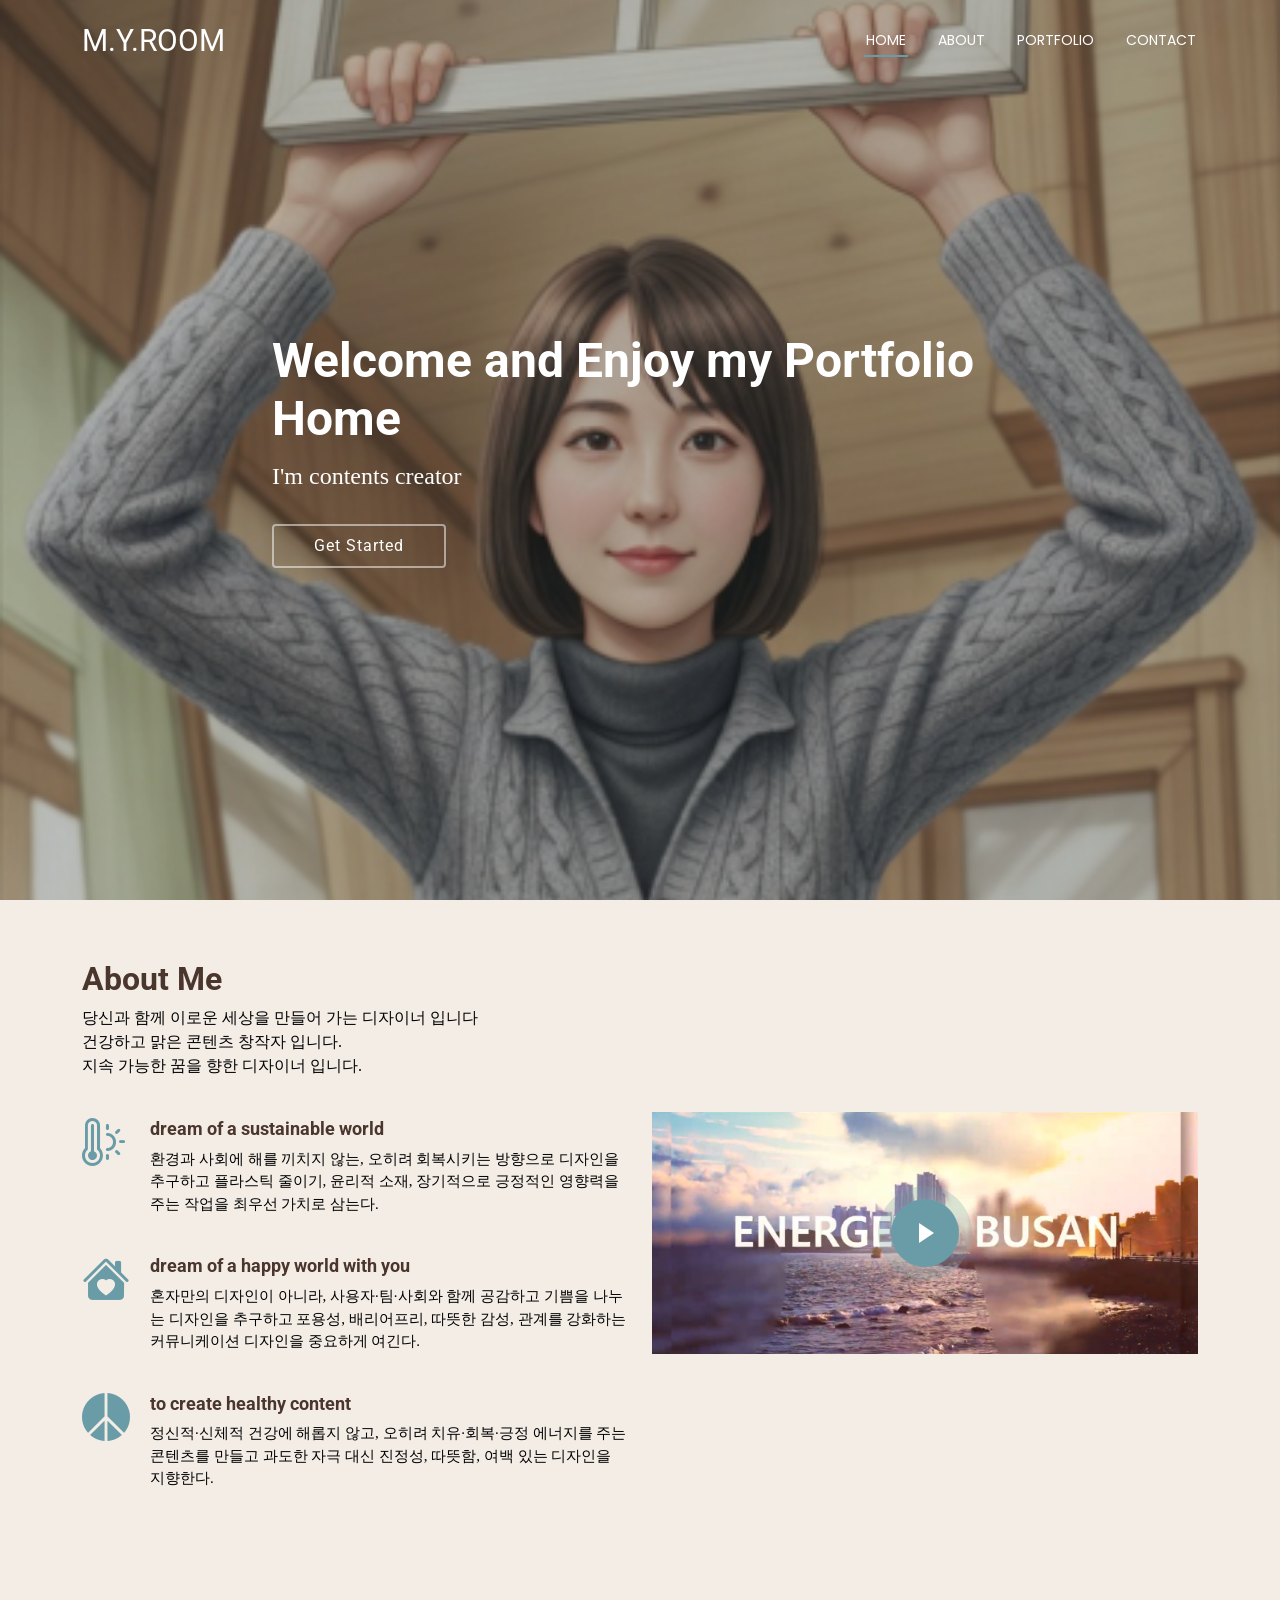
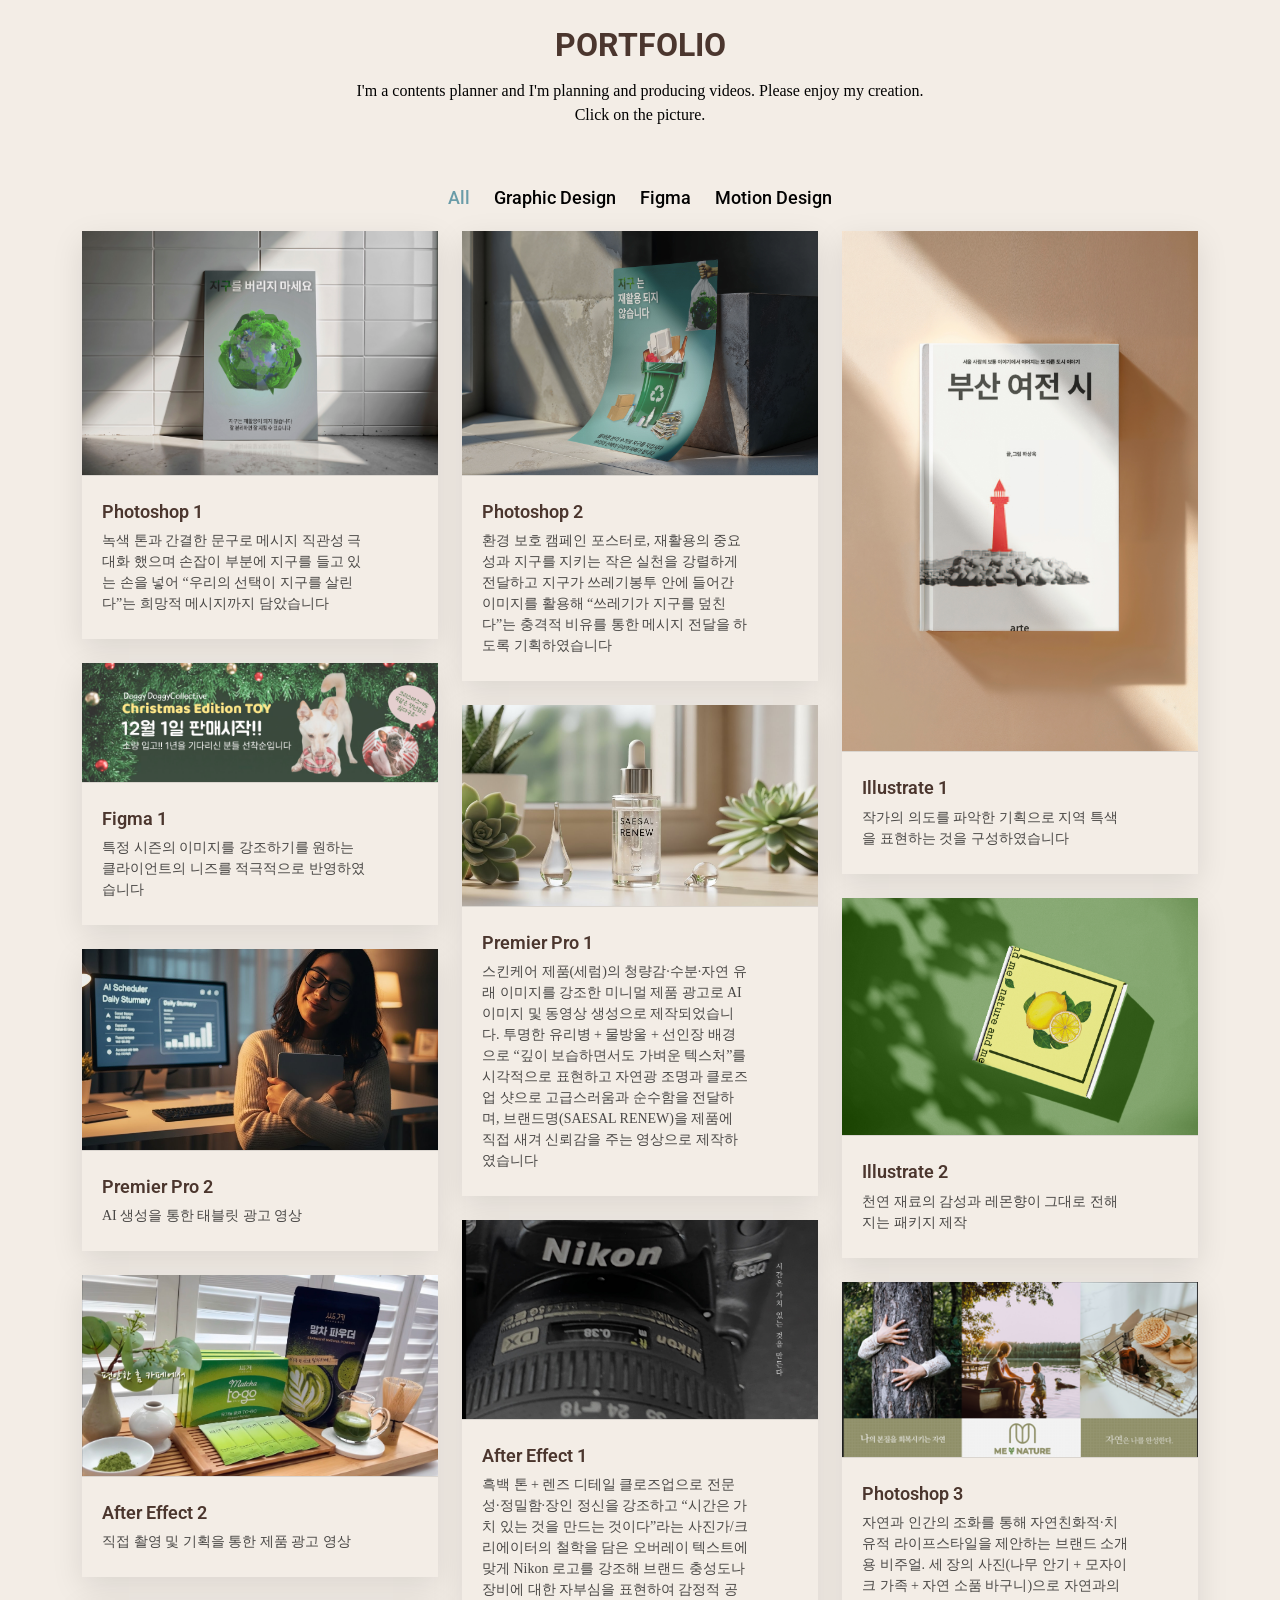
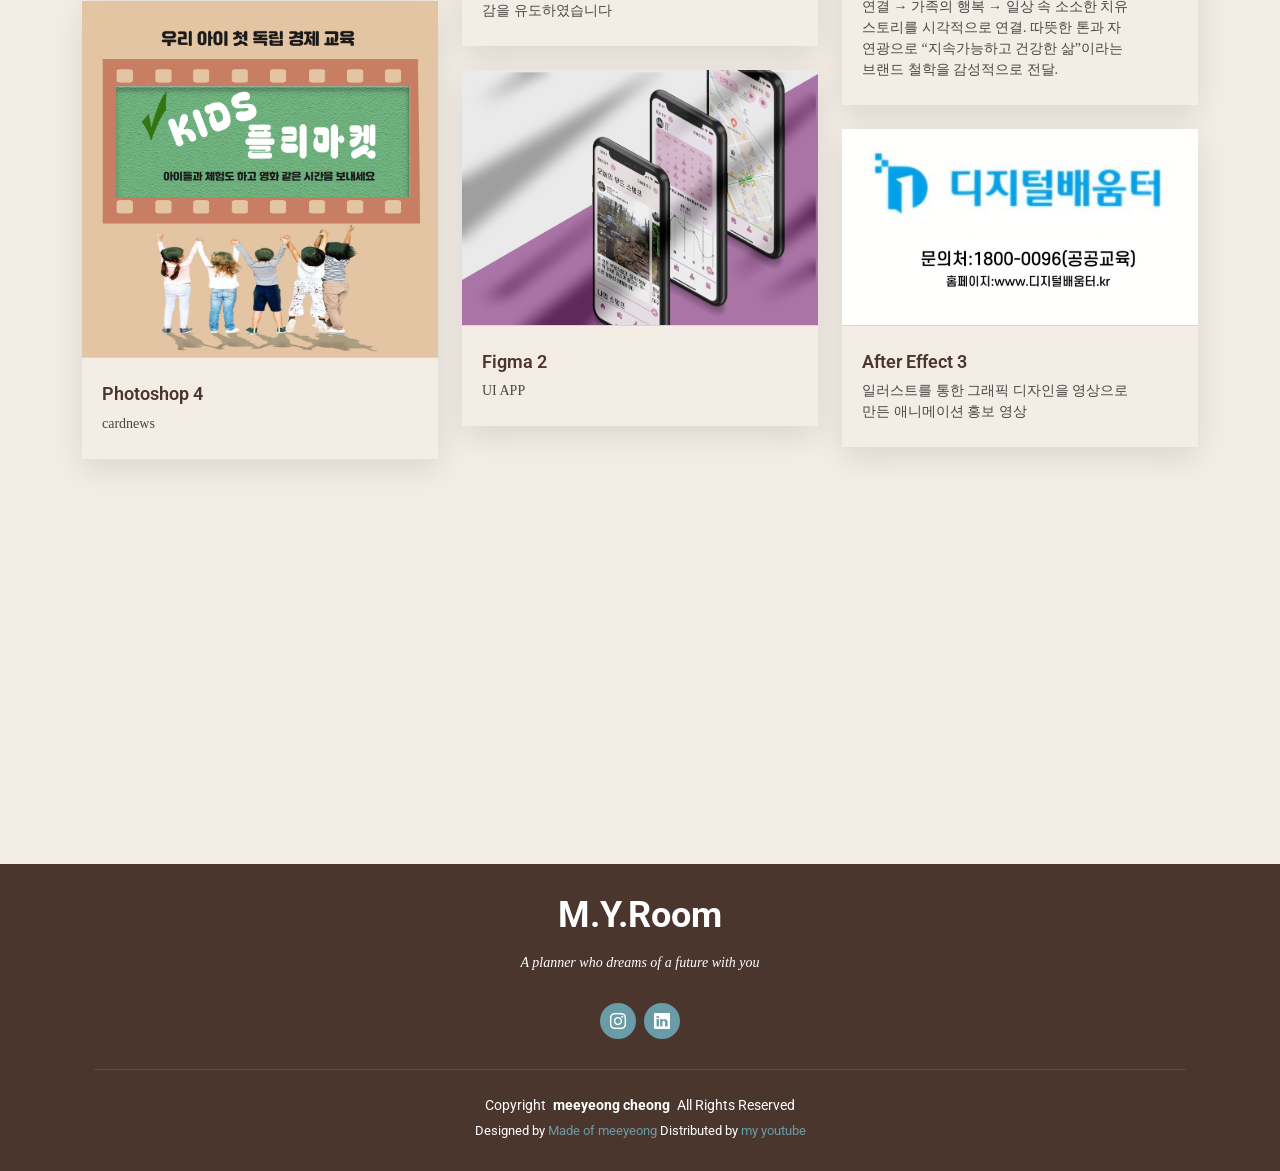
<file: index.html>
<!DOCTYPE html>
<html lang="ko">

<head>
  <meta charset="utf-8">
  <meta content="width=device-width, initial-scale=1.0" name="viewport">
  <title>meeyeong's best project</title>
  <meta name="description" content="">
  <meta name="keywords" content="">

  <!-- Favicons -->
  <link href="./assets/img/myfavicon1.png" rel="icon">
  <link href="assets/img/apple-touch-icon.png" rel="apple-touch-icon">

  <!-- Fonts -->
  <link href="https://fonts.googleapis.com" rel="preconnect">
  <link href="https://fonts.gstatic.com" rel="preconnect" crossorigin>
  <link href="https://fonts.googleapis.com/css2?family=Roboto:ital,wght@0,100;0,300;0,400;0,500;0,700;0,900;1,100;1,300;1,400;1,500;1,700;1,900&family=Poppins:ital,wght@0,100;0,200;0,300;0,400;0,500;0,600;0,700;0,800;0,900;1,100;1,200;1,300;1,400;1,500;1,600;1,700;1,800;1,900&display=swap" rel="stylesheet">
  <link rel="stylesheet" href="">

  <!-- Vendor CSS Files -->
  <link href="assets/vendor/bootstrap/css/bootstrap.min.css" rel="stylesheet">
  <link href="assets/vendor/bootstrap-icons/bootstrap-icons.css" rel="stylesheet">
  <link href="assets/vendor/aos/aos.css" rel="stylesheet">
  <link href="assets/vendor/glightbox/css/glightbox.min.css" rel="stylesheet">
  <link href="assets/vendor/swiper/swiper-bundle.min.css" rel="stylesheet">

  <!-- Main CSS File -->
  <link href="assets/css/main.css" rel="stylesheet">

  <!-- =======================================================
  * Template Name: Regna
  * Template URL: https://bootstrapmade.com/regna-bootstrap-onepage-template/
  * Updated: Aug 07 2024 with Bootstrap v5.3.3
  * Author: BootstrapMade.com
  * License: https://bootstrapmade.com/license/
  ======================================================== -->
</head>

<body class="index-page">

  <header id="header" class="header d-flex align-items-center fixed-top">
    <div class="container-fluid container-xl position-relative d-flex align-items-center justify-content-between">

      <a href="index.html" class="logo d-flex align-items-center">
        <!-- Uncomment the line below if you also wish to use an image logo -->
        <!-- <img src="assets/img/logo.png" alt=""> -->
        <h1 class="sitename">M.Y.ROOM</h1>
      </a>

      <nav id="navmenu" class="navmenu">
        <ul>
          <li><a href="#hero" class="active">Home</a></li>
          <li><a href="#about">About</a></li>
      
          <li><a href="#portfolio">Portfolio</a></li>
          

          <li><a href="#contact">Contact</a></li>
        </ul>
        <i class="mobile-nav-toggle d-xl-none bi bi-menu-down"></i>
      </nav>

    </div>
  </header>

  <main class="main">

    <!-- Hero Section -->
    <section id="hero" class="hero section dark-background">

      <img src="./assets/img/portfolio/head img.png" alt="" data-aos="fade-in">

      <div class="container text-bottom" data-aos="fade-up" data-aos-delay="100">
        <div class="row justify-content-center">
          <div class="col-lg-8">
            <h2>Welcome and Enjoy my Portfolio Home</h2>
            <p>I'm contents creator </p>
            <a href="#about" class="btn-get-started">Get Started</a>
          </div>
        </div>
      </div>

    </section><!-- /Hero Section -->

    <!-- About Section -->
    <section id="about" class="about section">

      <div class="container">

        <div class="row gy-4">

          <div class="col-lg-6 position-relative d-flex align-items-center order-lg-last" data-aos="fade-up" data-aos-delay="200">
            <img src="./assets/img/portfolio/thumbnail0.png" class="img-fluid flex-shrink-0" alt="">
            <a href="./assets/img/video/정미영-나만의 슬라이드 쇼 광고 영상 제작2.mp4" class="glightbox pulsating-play-btn"></a>
            <!-- <iframe width="560" height="315" src="https://www.youtube.com/embed/0cp1Eu_npRU?si=Ev9rjQrjOmsRUJBy" title="YouTube video player" frameborder="0" allow="accelerometer; autoplay; clipboard-write; encrypted-media; gyroscope; picture-in-picture; web-share" referrerpolicy="strict-origin-when-cross-origin" allowfullscreen></iframe> -->
          </div>

          <div class="col-lg-6 content" data-aos="fade-up" data-aos-delay="100">
            <h3>About Me</h3>
            <p class="my-font">
              당신과 함께 이로운 세상을 만들어 가는 디자이너 입니다
              <br>
              건강하고 맑은 콘텐츠 창작자 입니다.              
              <br>
              지속 가능한 꿈을 향한 디자이너 입니다.
            </p>
            <ul>
              <li>
                <i class="bi bi-thermometer-sun"></i>
                <div>
                  <h5>dream of a sustainable world</h5>
                  <p> 환경과 사회에 해를 끼치지 않는, 오히려 회복시키는 방향으로 디자인을 추구하고
                      플라스틱 줄이기, 윤리적 소재, 장기적으로 긍정적인 영향력을 주는 작업을 최우선 가치로 삼는다.</p>

                </div>
              </li>
              <li>
                <i class="bi bi-house-heart-fill"></i>
                <div>
                  <h5>dream of a happy world with you</h5>
                  <p>혼자만의 디자인이 아니라, 사용자·팀·사회와 함께 공감하고 기쁨을 나누는 디자인을 추구하고
                    포용성, 배리어프리, 따뜻한 감성, 관계를 강화하는 커뮤니케이션 디자인을 중요하게 여긴다.</p>
                </div>
              </li>
              <li>
                <i class="bi bi-peace-fill"></i>
                <div>
                  <h5>to create healthy content</h5>
                  <p>정신적·신체적 건강에 해롭지 않고, 오히려 치유·회복·긍정 에너지를 주는 콘텐츠를 만들고
                    과도한 자극 대신 진정성, 따뜻함, 여백 있는 디자인을 지향한다.</p>
                </div>
              </li>
            </ul>
          </div>

        </div>

      </div>

    </section><!-- /About Section -->


    <!-- Portfolio Section -->
    <section id="portfolio" class="portfolio section">

      <!-- Section Title -->
      <div class="container section-title" data-aos="fade-up">
        <h2>Portfolio</h2>
        <p>I'm a contents planner and I'm planning and producing videos. Please enjoy my creation.
        <br>Click on the picture.
        </p>
      </div><!-- End Section Title -->

      <div class="container">

        <div class="isotope-layout" data-default-filter="*" data-layout="masonry" data-sort="original-order">

          <ul class="portfolio-filters isotope-filters" data-aos="fade-up" data-aos-delay="100">
            <li data-filter="*" class="filter-active">All</li>            
            <li data-filter=".filter-product">Graphic Design</li>
            <li data-filter=".filter-app">Figma</li>
            <li data-filter=".filter-videos">Motion Design</li>
            
          </ul><!-- End Portfolio Filters -->

          <div class="row gy-4 isotope-container" data-aos="fade-up" data-aos-delay="200">

            <!-- <div class="col-lg-4 col-md-6 portfolio-item isotope-item filter-product">
              <div class="portfolio-content h-100">
                <a href="assets/img/portfolio/myposter-1.jpg" data-gallery="portfolio-gallery-app" class="glightbox"><img src="./assets/img/portfolio/myposter-1.jpg" class="img-fluid" alt=""></a>
                <div class="portfolio-info">
                  <h4><a href="portfolio-details.html" title="More Details">Photoshop 1</a></h4>
                  <p>녹색 톤과 간결한 문구로 메시지 직관성 극대화 했으며
                    손잡이 부분에 지구를 들고 있는 손을 넣어 “우리의 선택이 지구를 살린다”는 희망적 메시지까지 담았습니다</p>
                </div>
              </div>
            </div> -->
            <!-- End Portfolio Item /원본-->

            <div class="col-lg-4 col-md-6 portfolio-item isotope-item filter-product">
              <div class="portfolio-content h-100">
                <a href="assets/img/portfolio/myposter-1.jpg" data-gallery="portfolio-gallery-app" class="glightbox"><img src="./assets/img/portfolio/myposter-1.jpg" class="img-fluid" alt=""></a>
                <div class="portfolio-info">
                  <h4><a>Photoshop 1</a></h4>
                  <p>녹색 톤과 간결한 문구로 메시지 직관성 극대화 했으며
                    손잡이 부분에 지구를 들고 있는 손을 넣어 “우리의 선택이 지구를 살린다”는 희망적 메시지까지 담았습니다</p>
                </div>
              </div>
            </div><!-- End Portfolio Item /Photoshop 1-->
            <div class="col-lg-4 col-md-6 portfolio-item isotope-item filter-product">
              <div class="portfolio-content h-100">
                <a href="./assets/img/portfolio/myposter-2.jpg" data-gallery="portfolio-gallery-app" class="glightbox"><img src="assets/img/portfolio/myposter-2.jpg" class="img-fluid" alt=""></a>
                <div class="portfolio-info">
                  <h4><a href="portfolio-details.html" title="More Details">Photoshop 2</a></h4>
                  <p>환경 보호 캠페인 포스터로, 재활용의 중요성과 지구를 지키는 작은 실천을 강렬하게 전달하고
                    지구가 쓰레기봉투 안에 들어간 이미지를 활용해 “쓰레기가 지구를 덮친다”는 충격적 비유를 통한 메시지 전달을 하도록 기획하였습니다
                    </p>
                </div>
              </div>
            </div><!-- End Portfolio Item /Photoshop 2-->

            <div class="col-lg-4 col-md-6 portfolio-item isotope-item filter-product">
              <div class="portfolio-content h-100">
                <a href="./assets/img/portfolio/bookcover.jpg" data-gallery="portfolio-gallery-app" class="glightbox"><img src="./assets/img/portfolio/bookcover.jpg" class="img-fluid" alt=""></a>
                <div class="portfolio-info">
                  <h4><a>Illustrate 1</a></h4>
                  <p>작가의 의도를 파악한 기획으로 지역 특색을 표현하는 것을 구성하였습니다</p>
                </div>
              </div>
            </div><!-- End Portfolio Item /Illustrate 1-->

            <div class="col-lg-4 col-md-6 portfolio-item isotope-item filter-app">
              <div class="portfolio-content h-100">
                <a href="./assets/img/portfolio/figma1.png" data-gallery="portfolio-gallery-app" class="glightbox"><img src="./assets/img/portfolio/figma1.png" class="img-fluid" alt=""></a>
                <div class="portfolio-info">
                  <h4><a href="portfolio-details.html" title="More Details">Figma 1</a></h4>
                  <p>특정 시즌의 이미지를 강조하기를 원하는 클라이언트의 니즈를 적극적으로 반영하였습니다</p>
                </div>
              </div>
            </div><!-- End Portfolio Item /Figma 1-->

            <div class="col-lg-4 col-md-6 portfolio-item isotope-item filter-videos ">
              <div class="portfolio-content h-100">
                <a href="./assets/img/video/ai cosmetic marketing.mp4" data-gallery="portfolio-gallery-app" class="glightbox ">
                  <img src="./assets/img/portfolio/thumbnail1.png " class="img-fluid" alt="">
                </a>
                <div class="portfolio-info">
                  <!-- <video width="100%" height="100%" controls autoplay  loop>
                    <source src="./assets/img/video/정미영-AI 화장품 광고 영상2.mp4" type="video/mp4">
                    <source src="./KakaoTalk_20260119_085337448.ogg" type="video/ogg">
                      브라우저에서 영상을 지원하지 못하고 있습니다 
                  </video> -->
                  <h4><a href="portfolio-details.html" title="More Details"">Premier Pro 1</a></h4>
                  <p>스킨케어 제품(세럼)의 청량감·수분·자연 유래 이미지를 강조한 미니멀 제품 광고로 AI 이미지 및 동영상 생성으로 제작되었습니다.
                    투명한 유리병 + 물방울 + 선인장 배경으로 “깊이 보습하면서도 가벼운 텍스처”를 시각적으로 표현하고
                    자연광 조명과 클로즈업 샷으로 고급스러움과 순수함을 전달하며, 브랜드명(SAESAL RENEW)을 제품에 직접 새겨 신뢰감을 주는 영상으로 제작하였습니다</p>
                </div>
              </div>
            </div><!-- End Portfolio Item /After Effect 1-->

            <div class="col-lg-4 col-md-6 portfolio-item isotope-item filter-product">
              <div class="portfolio-content h-100">
                <a href="assets/img/portfolio/package design mockup.jpg" data-gallery="portfolio-gallery-app" class="glightbox"><img src="./assets/img/portfolio/package design mockup.jpg" class="img-fluid" alt=""></a>
                <div class="portfolio-info">
                  <h4><a href="portfolio-details.html" title="More Details">Illustrate 2</a></h4>
                  <p>천연 재료의 감성과 레몬향이 그대로 전해지는 패키지 제작</p>
                </div>
              </div>
            </div><!-- End Portfolio Item /Illustrate 2-->

            <div class="col-lg-4 col-md-6 portfolio-item isotope-item filter-videos">
              <div class="portfolio-content h-100">
                <a href="./assets/img/video/ai tablet marketing.mp4" data-gallery="portfolio-gallery-app" class="glightbox"><img src="./assets/img/portfolio/thumbnail2.png" class="img-fluid" alt=""></a>
                <div class="portfolio-info">
                  <h4><a href="portfolio-details.html" title="More Details">Premier Pro 2</a></h4>
                  <p>AI 생성을 통한 태블릿 광고 영상</p>
                </div>
              </div>
            </div><!-- End Portfolio Item /After Effect 2-->

            <div class="col-lg-4 col-md-6 portfolio-item isotope-item filter-videos">
              <div class="portfolio-content h-100">
                <a href="./assets/img/video/marketing.mp4" data-gallery="portfolio-gallery-app" class="glightbox"><img src="./assets/img/portfolio/thumbnail3.jpg" class="img-fluid" alt=""></a>
                <div class="portfolio-info">
                  <h4><a href="portfolio-details.html" title="More Details">After Effect 1</a></h4>
                  <p>흑백 톤 + 렌즈 디테일 클로즈업으로 전문성·정밀함·장인 정신을 강조하고
                    “시간은 가치 있는 것을 만드는 것이다”라는 사진가/크리에이터의 철학을 담은 오버레이 텍스트에 맞게 Nikon 로고를 강조해 브랜드 충성도나 장비에 대한 자부심을 표현하여 감정적 공감을 유도하였습니다</p>
                </div>
              </div>
            </div><!-- End Portfolio Item /After Effect 3-->

            <div class="col-lg-4 col-md-6 portfolio-item isotope-item filter-videos">
              <div class="portfolio-content h-100">
                <a href="./assets/img/video/my marketing.mp4" data-gallery="portfolio-gallery-app" class="glightbox"><img src="./assets/img/portfolio/thumbnail4.jpg" class="img-fluid" alt=""></a>
                <div class="portfolio-info">
                  <h4><a href="portfolio-details.html" title="More Details">After Effect 2</a></h4>
                  <p>직접 촬영 및 기획을 통한 제품 광고 영상</p>
                </div>
              </div>
            </div><!-- End Portfolio Item /After Effect 4-->

            <div class="col-lg-4 col-md-6 portfolio-item isotope-item filter-product">
              <div class="portfolio-content h-100">
                <a href="./assets/img/portfolio/phototoshop logodesign.png" data-gallery="portfolio-gallery-app" class="glightbox"><img src="./assets/img/portfolio/photoshop logodesign thumbnail.png" class="img-fluid" alt=""></a>
                <div class="portfolio-info">
                  <h4><a>Photoshop 3</a></h4>
                  <p>자연과 인간의 조화를 통해 자연친화적·치유적 라이프스타일을 제안하는 브랜드 소개용 비주얼.
                   세 장의 사진(나무 안기 + 모자이크 가족 + 자연 소품 바구니)으로 자연과의 연결 → 가족의 행복 → 
                   일상 속 소소한 치유 스토리를 시각적으로 연결.
                  따뜻한 톤과 자연광으로 “지속가능하고 건강한 삶”이라는 브랜드 철학을 감성적으로 전달.</p>
                </div>
              </div>
            </div><!-- End Portfolio Item /Photoshop 3-->

            <div class="col-lg-4 col-md-6 portfolio-item isotope-item filter-product">
              <div class="portfolio-content h-100">
                <a href="./portfolio-details-1.html"><img src="./assets/img/portfolio/cardnews0.jpg" class="img-fluid" alt=""></a>
                <div class="portfolio-info">
                  <h4><a>Photoshop 4</a></h4>
                  <p>cardnews</p>
                </div>
              </div>
            </div><!-- End Portfolio Item /Photoshop 4-->                
            <div class="col-lg-4 col-md-6 portfolio-item isotope-item filter-app">
              <div class="portfolio-content h-100">
                <a href="./portfolio-details-2.html"><img src="./assets/img/portfolio/figma2.jpg" class="img-fluid" alt=""></a>
                <div class="portfolio-info">
                  <h4><a>Figma 2</a></h4>
                  <p>UI APP</p>
                </div>
              </div>
            </div><!-- End Portfolio Item /Photoshop 4-->
            <div class="col-lg-4 col-md-6 portfolio-item isotope-item filter-videos">
              <div class="portfolio-content h-100">
                <a href="./assets/img/video/정미영-최종프로젝트1.mp4" data-gallery="portfolio-gallery-app" class="glightbox"><img src="./assets/img/portfolio/thumbnail5.png" class="img-fluid" alt=""></a>
                <div class="portfolio-info">
                  <h4><a>After Effect 3</a></h4>
                  <p>일러스트를 통한 그래픽 디자인을 영상으로 만든 애니메이션 홍보 영상</p>
                </div>
              </div>
            </div><!-- End Portfolio Item /After Effect 3-->
            

          </div>    

            </div> 

                
            </div>
              </div>
            </div><!-- End Portfolio Item /Figma 2-->

          </div><!-- End Portfolio Container -->

        </div>

      </div>

    </section><!-- /Portfolio Section -->

    <!-- Contact Section -->
    <section id="contact" class="contact section">

      <!-- Section Title -->
      <div class="container section-title" data-aos="fade-up">
        <h2>Contact</h2>
        <p>언제나 당신을 향해 열려 있습니다</p>
      </div><!-- End Section Title -->

      <div class="container" data-aos="fade-up" data-aos-delay="100">

        <div class="mb-4" data-aos="fade-up" data-aos-delay="200">
        
        <div class="row gy-4">
            <div class="col-md-6   info-item d-flex justify-content-center" data-aos="fade-up" data-aos-delay="400">  
              <i class="bi bi-telephone flex-shrink-0"></i>
              <div>
                <h3>Call</h3>
                <p>+82 10 7151 4268</p>
              </div>
            </div><!-- End Info Item -->

            <div class="col-md-6   info-item d-flex justify-content-center" data-aos="fade-up" data-aos-delay="500"> 
              <i class="bi bi-envelope flex-shrink-0"></i>
              <div>
                <h3>Email</h3>
                <p>yahhwa00@gamil.com</p>
              </div>
            </div><!-- End Info Item -->

          </div>

          <!-- <div class="col-lg-8">
            <form action="forms/contact.php" method="post" class="php-email-form" data-aos="fade-up" data-aos-delay="200">
              <div class="row gy-4">

                <div class="col-md-6">
                  <input type="text" name="name" class="form-control" placeholder="Your Name" required="">
                </div>

                <div class="col-md-6 ">
                  <input type="email" class="form-control" name="email" placeholder="Your Email" required="">
                </div>

                <div class="col-md-12">
                  <input type="text" class="form-control" name="subject" placeholder="Subject" required="">
                </div>

                <div class="col-md-12">
                  <textarea class="form-control" name="message" rows="6" placeholder="Message" required=""></textarea>
                </div>

                <div class="col-md-12 text-center">
                  <div class="loading">Loading</div>
                  <div class="error-message"></div>
                  <div class="sent-message">Your message has been sent. Thank you!</div>

                  <button type="submit">Send Message</button>
                </div>

              </div>
            </form>
          </div> -->
          <!-- End Contact Form -->

        </div>

      </div>

    </section><!-- /Contact Section -->

  </main>

  <footer id="footer" class="footer dark-background">
    <div class="container">
      <h3 class="sitename">M.Y.Room</h3>
      <p>A planner who dreams of a future with you</p>
      <div class="social-links d-flex justify-content-center">
        <!-- <a href=""><i class="bi bi-twitter-x"></i></a>
        <a href=""><i class="bi bi-facebook"></i></a> -->
        <a href=""><i class="bi bi-instagram"></i></a>
        <!-- <a href=""><i class="bi bi-skype"></i></a> -->
        <a href=""><i class="bi bi-linkedin"></i></a>
      </div>
      <div class="container">
        <div class="copyright">
          <span>Copyright</span> <strong class="px-1 sitename">meeyeong cheong</strong> <span>All Rights Reserved</span>
        </div>
        <div class="credits">
          <!-- All the links in the footer should remain intact. -->
          <!-- You can delete the links only if you've purchased the pro version. -->
          <!-- Licensing information: https://bootstrapmade.com/license/ -->
          <!-- Purchase the pro version with working PHP/AJAX contact form: [buy-url] -->
          Designed by <a href="https://bootstrapmade.com/">Made of meeyeong</a> Distributed by <a href="https://themewagon.com" target="_blank">my youtube</a>
        </div>
      </div>
    </div>
  </footer>

  <!-- Scroll Top -->
  <a href="#" id="scroll-top" class="scroll-top d-flex align-items-center justify-content-center"><i class="bi bi-caret-up-square-fill"></i></a>

  <!-- Preloader -->
  <div id="preloader"></div>

  <!-- Vendor JS Files -->
  <script src="assets/vendor/bootstrap/js/bootstrap.bundle.min.js"></script>
  <script src="assets/vendor/php-email-form/validate.js"></script>
  <script src="assets/vendor/aos/aos.js"></script>
  <script src="assets/vendor/glightbox/js/glightbox.min.js"></script>
  <script src="assets/vendor/purecounter/purecounter_vanilla.js"></script>
  <script src="assets/vendor/imagesloaded/imagesloaded.pkgd.min.js"></script>
  <script src="assets/vendor/isotope-layout/isotope.pkgd.min.js"></script>
  <script src="assets/vendor/swiper/swiper-bundle.min.js"></script>

  <!-- Main JS File -->
  <script src="assets/js/main.js"></script>

</body>

</html>
</file>
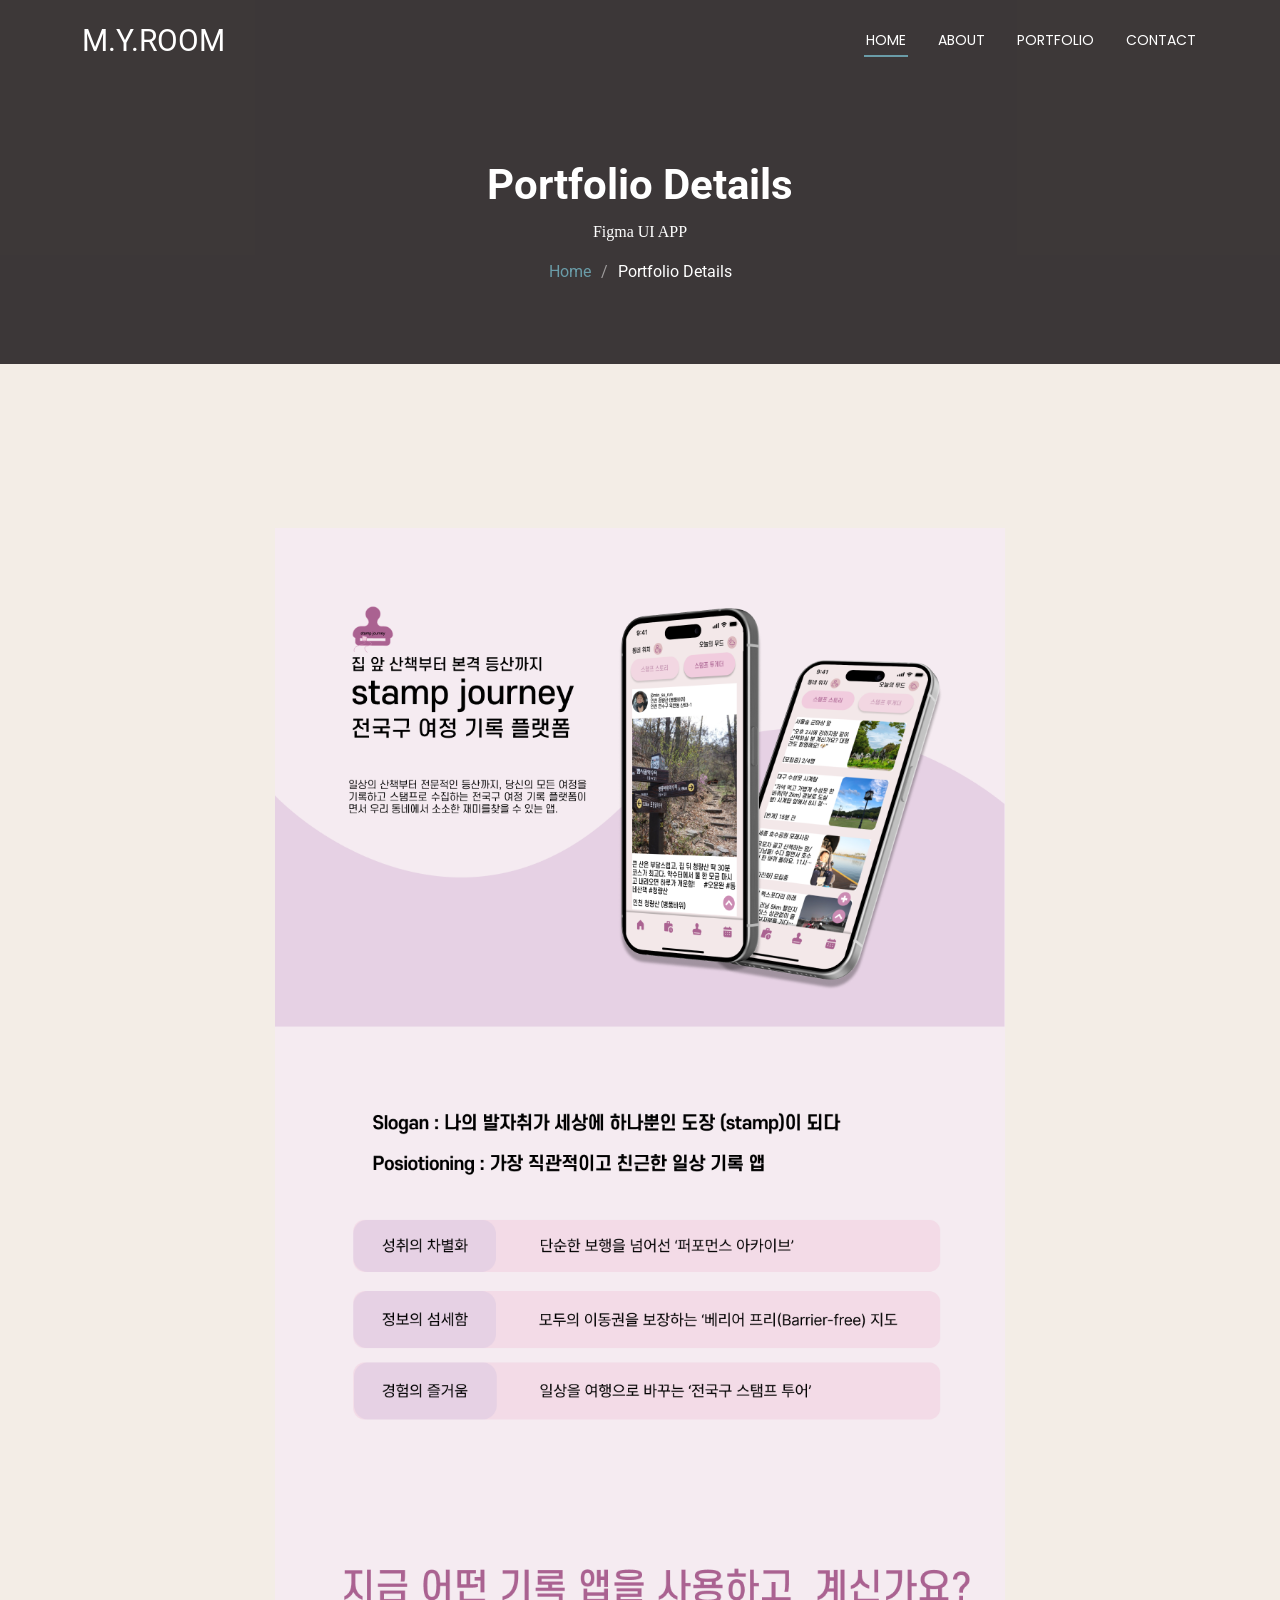
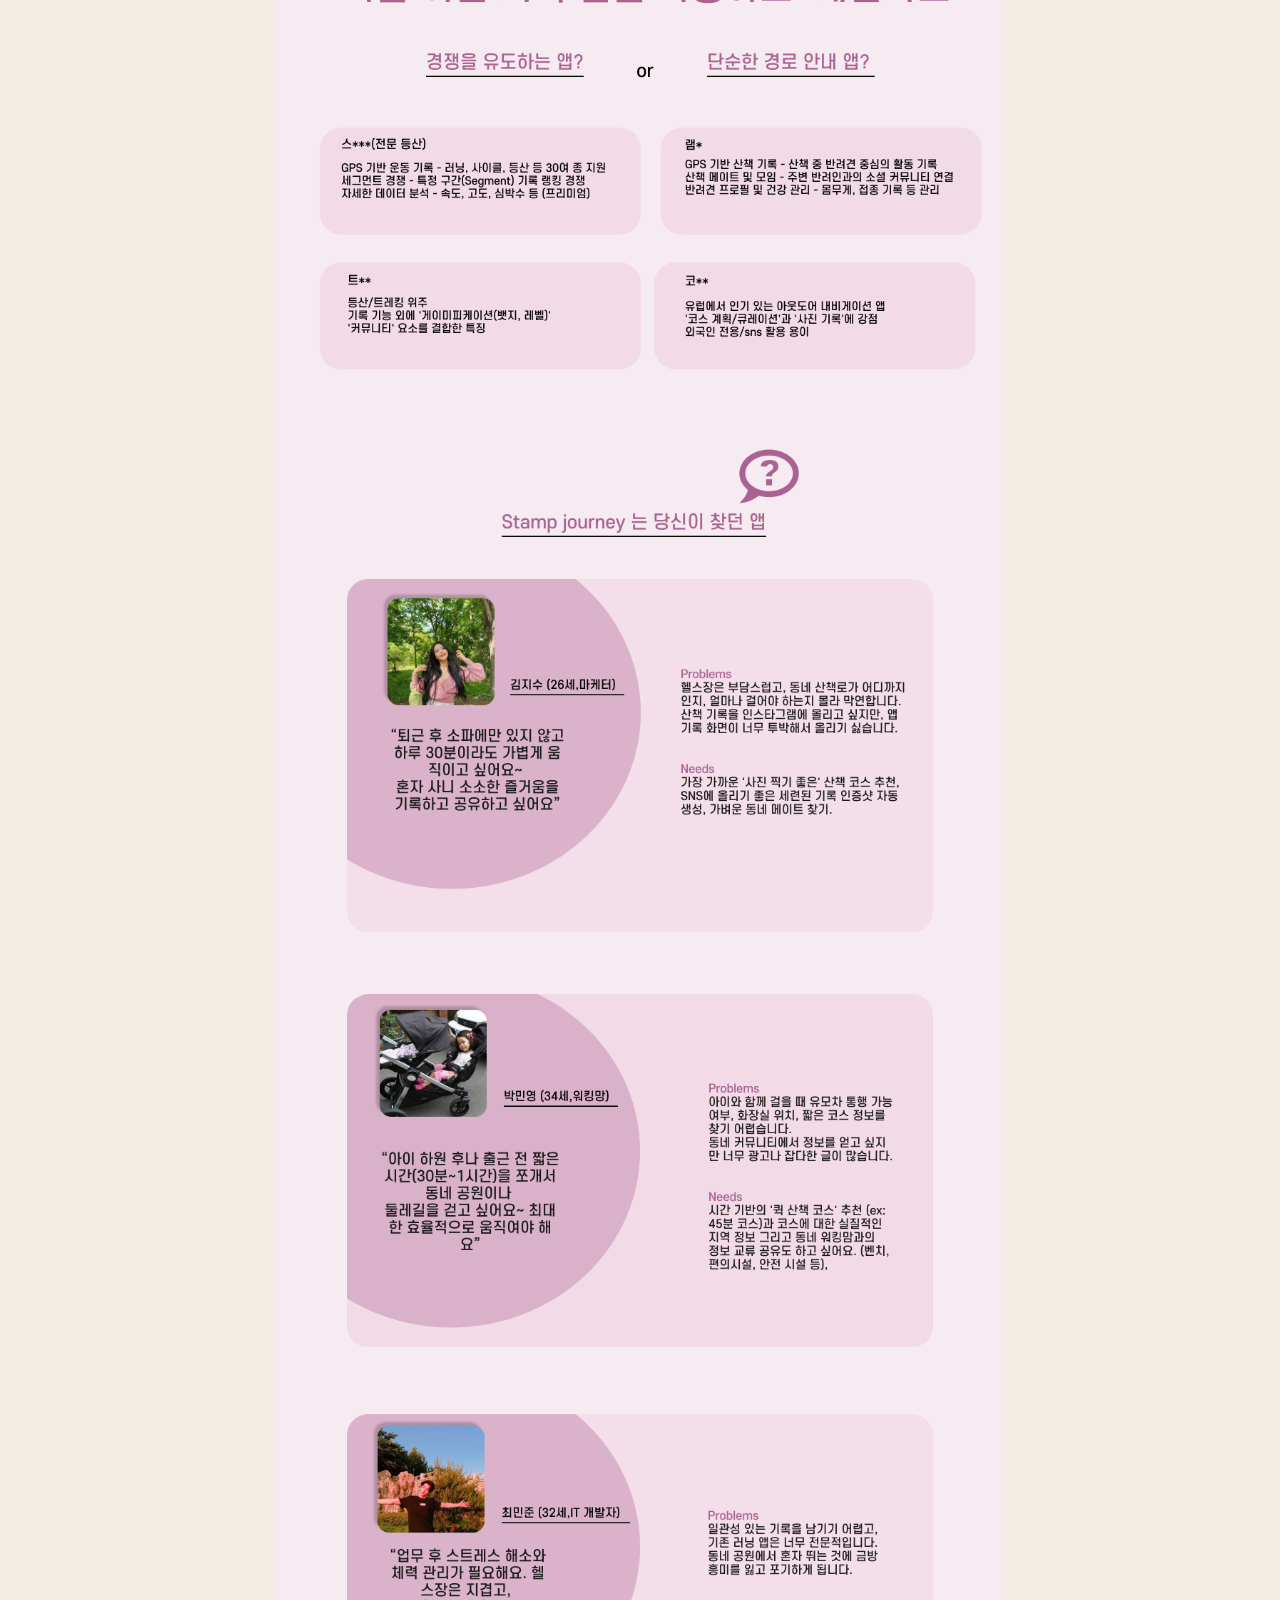
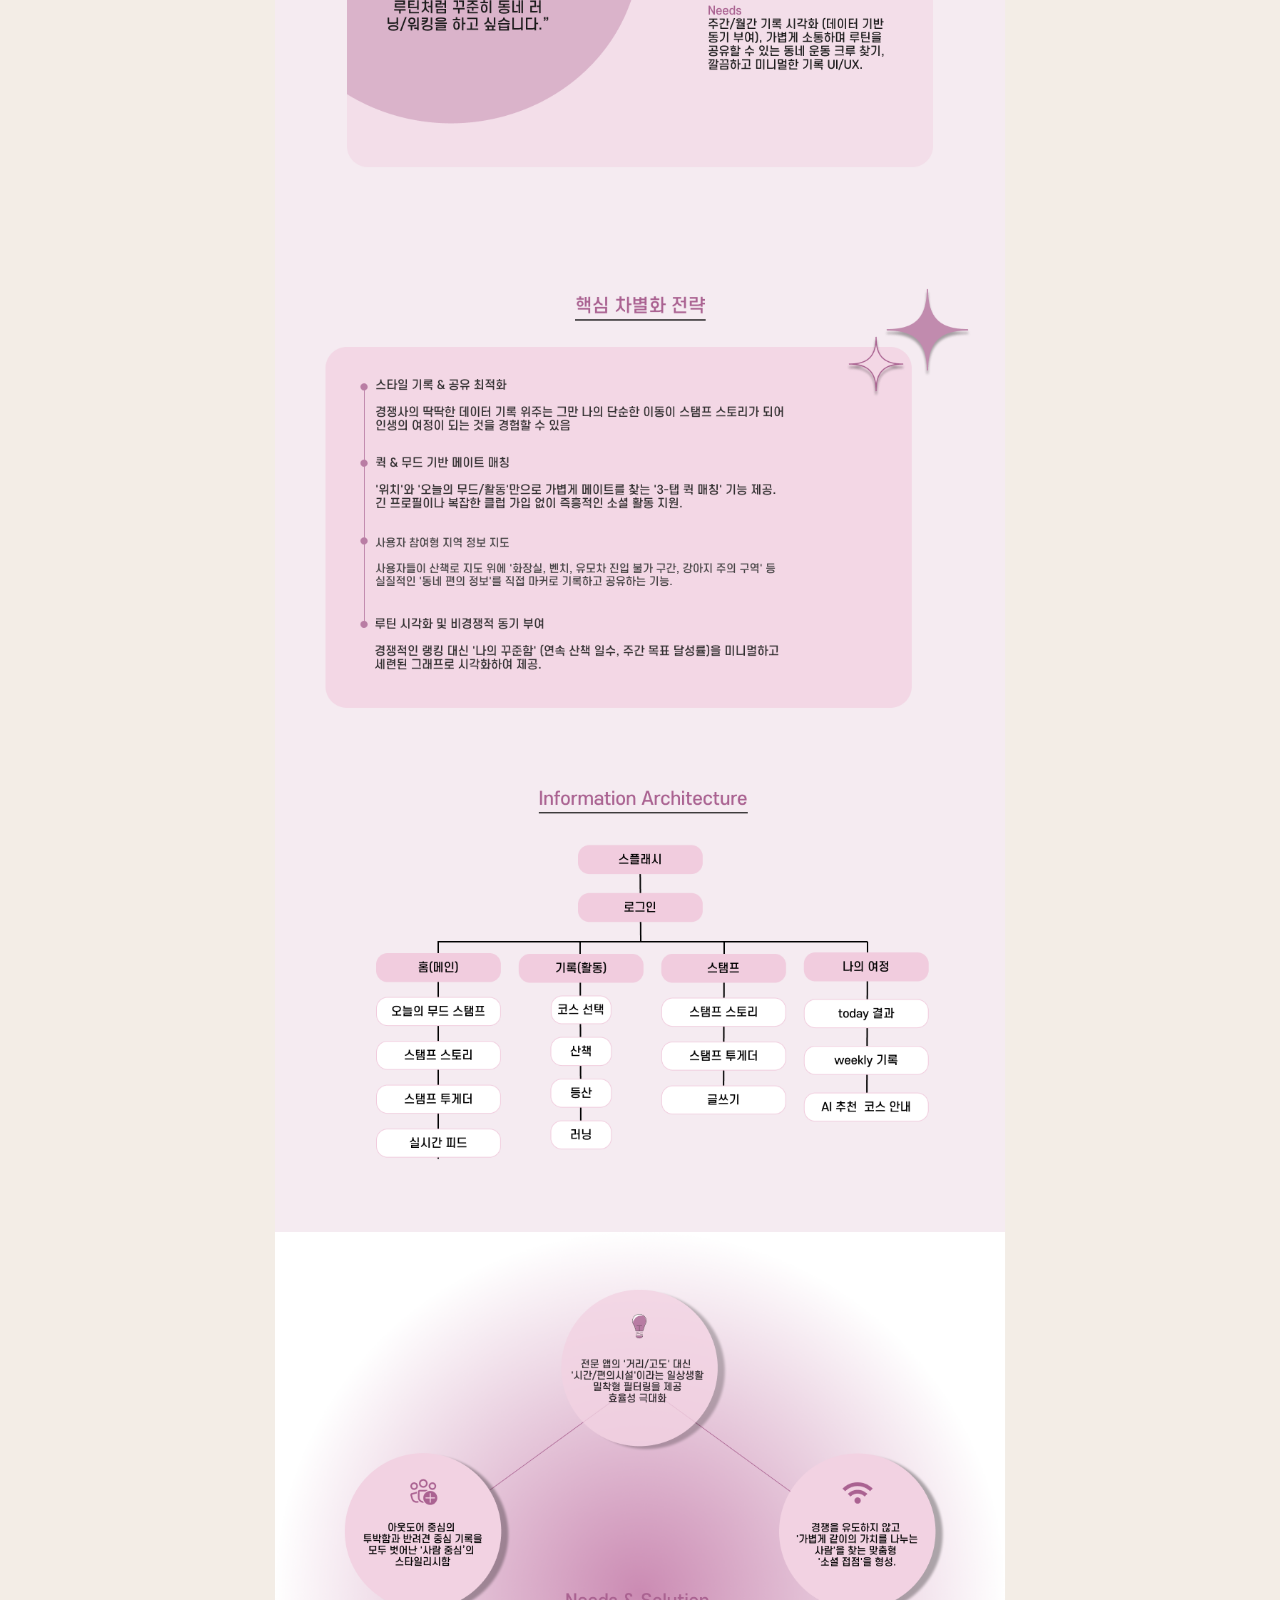
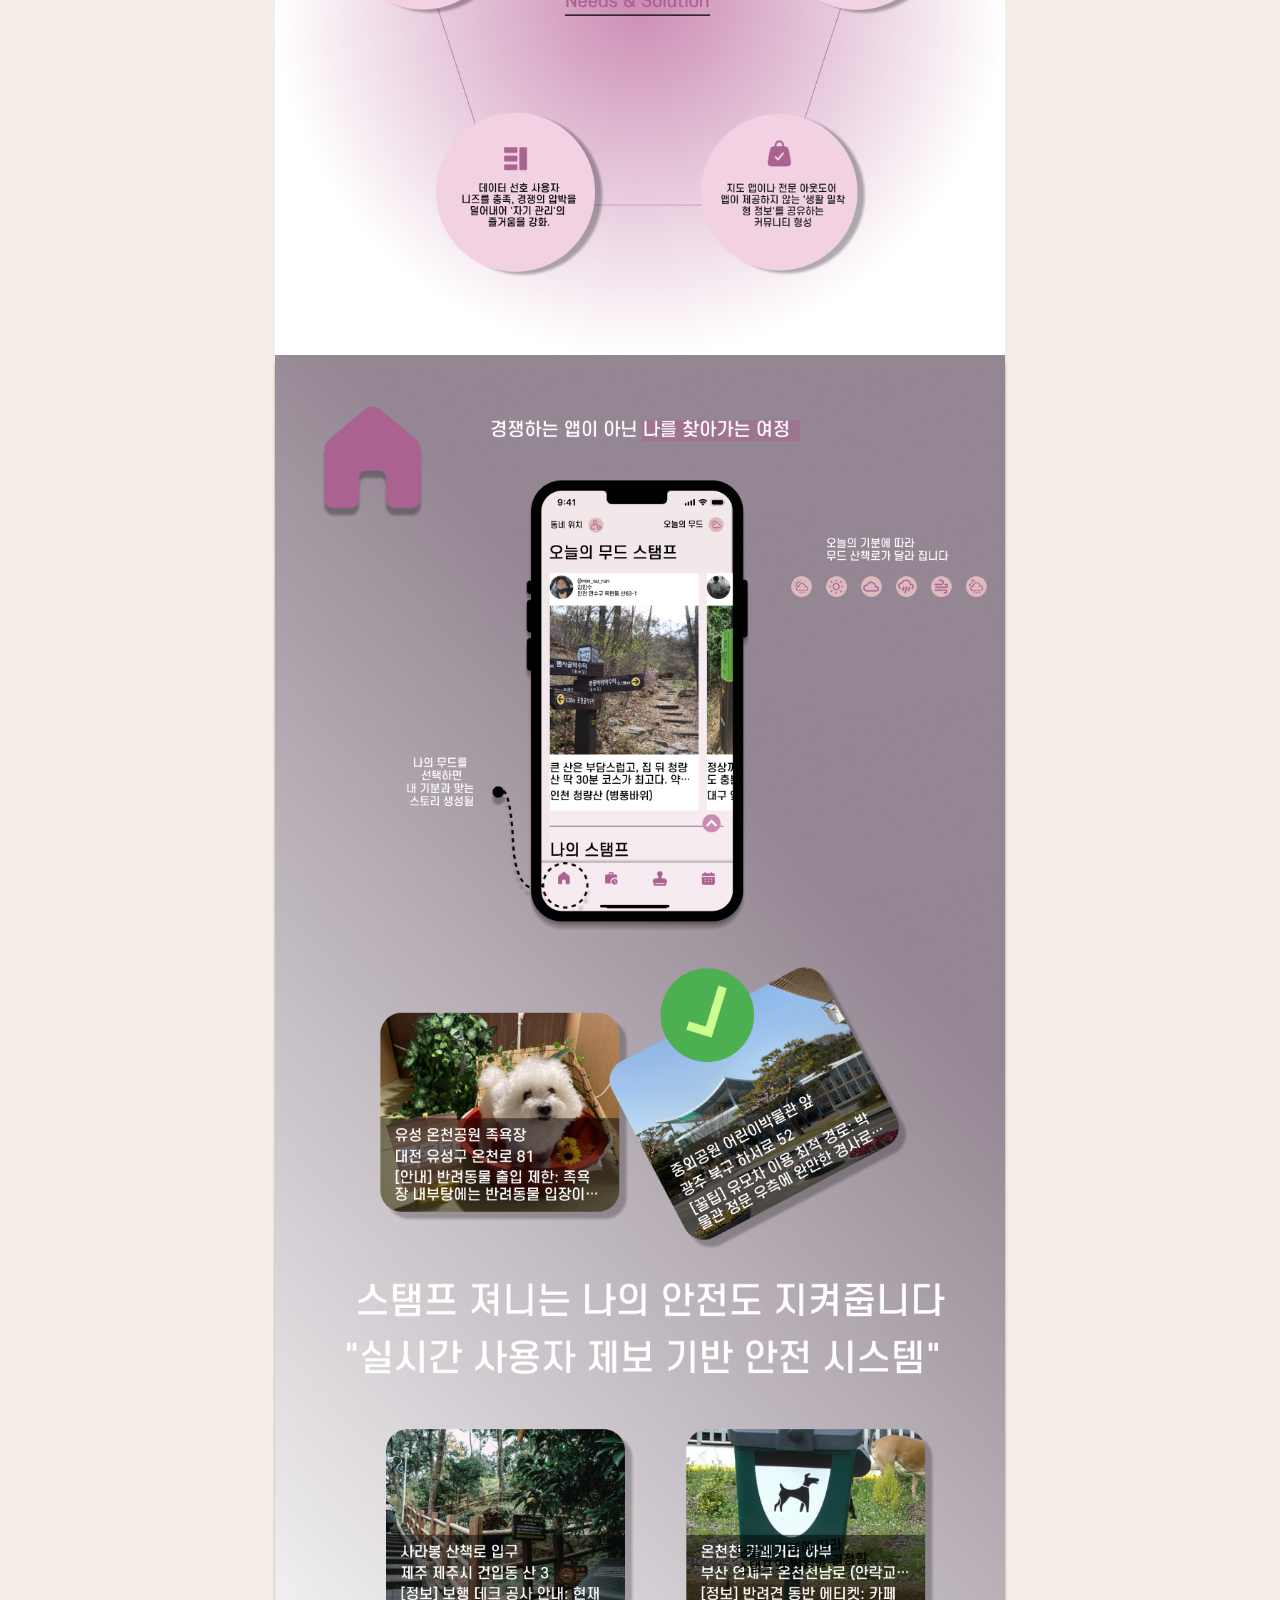
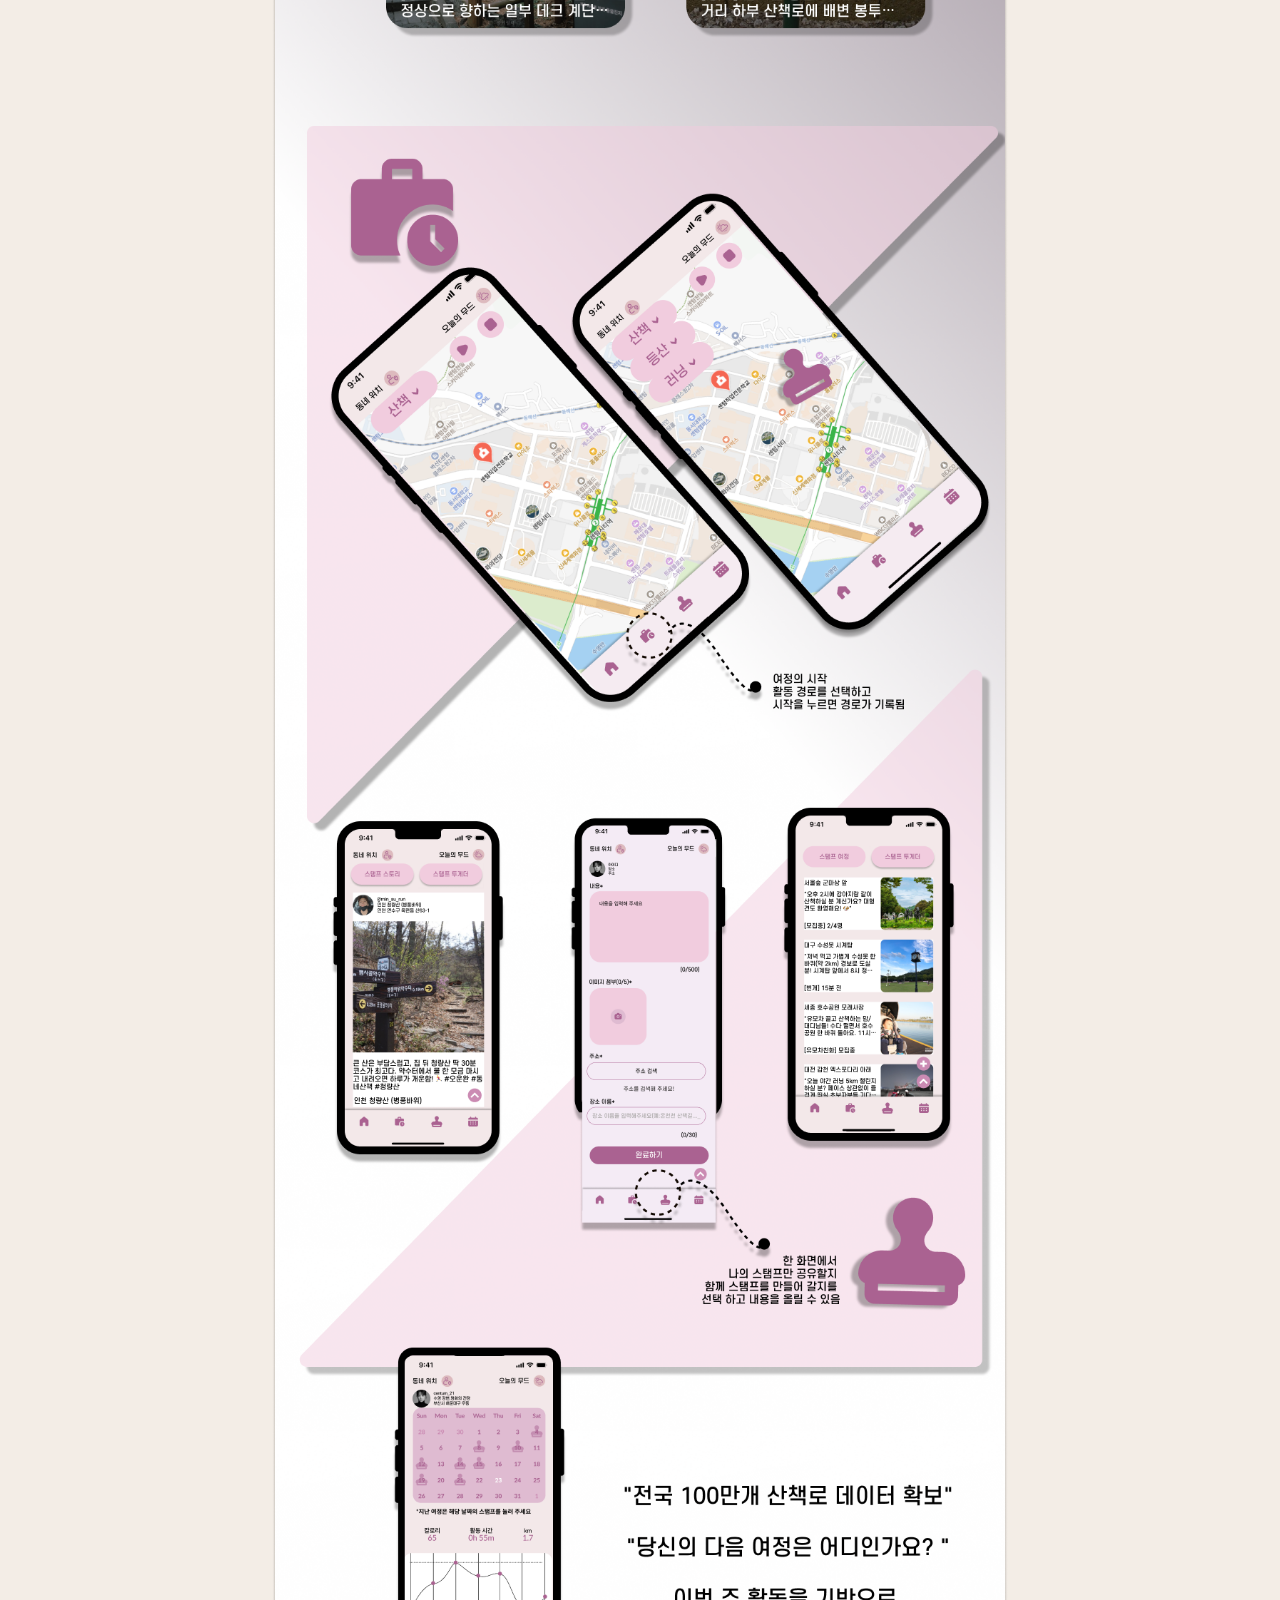
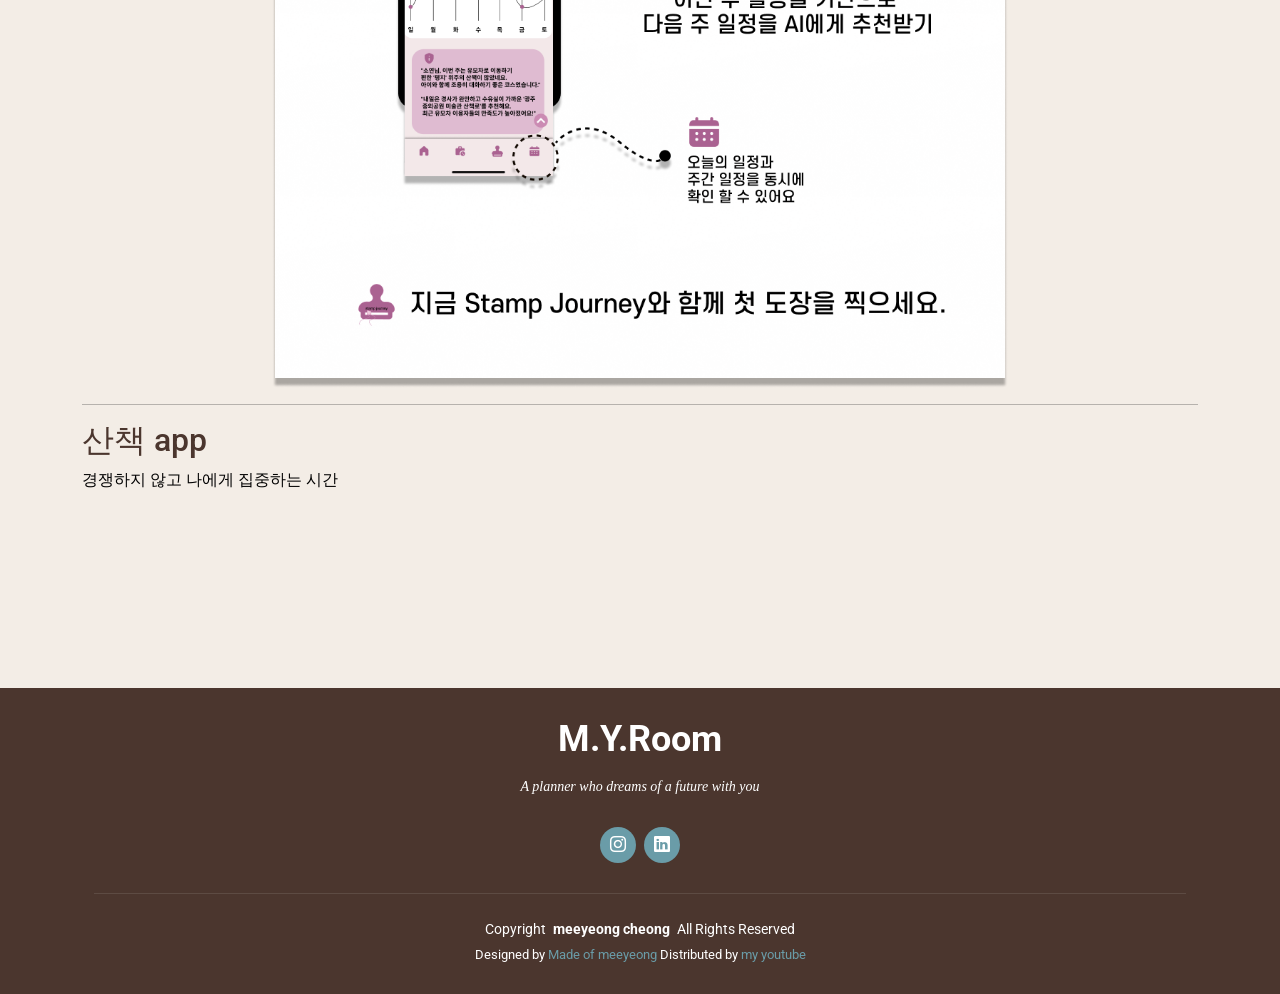
<file: portfolio-details-2.html>
<!DOCTYPE html>
<html lang="ko">

<head>
  <meta charset="utf-8">
  <meta content="width=device-width, initial-scale=1.0" name="viewport">
  <title>Portfolio Details - Regna Bootstrap Template</title>
  <meta name="description" content="">
  <meta name="keywords" content="">

  <!-- Favicons -->
  <link href="assets/img/favicon.png" rel="icon">
  <link href="assets/img/apple-touch-icon.png" rel="apple-touch-icon">

  <!-- Fonts -->
  <link href="https://fonts.googleapis.com" rel="preconnect">
  <link href="https://fonts.gstatic.com" rel="preconnect" crossorigin>
  <link href="https://fonts.googleapis.com/css2?family=Roboto:ital,wght@0,100;0,300;0,400;0,500;0,700;0,900;1,100;1,300;1,400;1,500;1,700;1,900&family=Poppins:ital,wght@0,100;0,200;0,300;0,400;0,500;0,600;0,700;0,800;0,900;1,100;1,200;1,300;1,400;1,500;1,600;1,700;1,800;1,900&display=swap" rel="stylesheet">

  <!-- Vendor CSS Files -->
  <link href="assets/vendor/bootstrap/css/bootstrap.min.css" rel="stylesheet">
  <link href="assets/vendor/bootstrap-icons/bootstrap-icons.css" rel="stylesheet">
  <link href="assets/vendor/aos/aos.css" rel="stylesheet">
  <link href="assets/vendor/glightbox/css/glightbox.min.css" rel="stylesheet">
  <link href="assets/vendor/swiper/swiper-bundle.min.css" rel="stylesheet">

  <!-- Main CSS File -->
  <link href="assets/css/main.css" rel="stylesheet">

  <!-- =======================================================
  * Template Name: Regna
  * Template URL: https://bootstrapmade.com/regna-bootstrap-onepage-template/
  * Updated: Aug 07 2024 with Bootstrap v5.3.3
  * Author: BootstrapMade.com
  * License: https://bootstrapmade.com/license/
  ======================================================== -->
</head>

<body class="portfolio-details-page">

  <header id="header" class="header d-flex align-items-center fixed-top">
    <div class="container-fluid container-xl position-relative d-flex align-items-center justify-content-between">

      <a href="index.html" class="logo d-flex align-items-center">
        <!-- Uncomment the line below if you also wish to use an image logo -->
        <!-- <img src="assets/img/logo.png" alt=""> -->
        <h1 class="sitename">M.Y.ROOM</h1>
      </a>

      <nav id="navmenu" class="navmenu">
        <ul>
          <li><a href="index.html#hero" class="active">Home</a></li>
          <li><a href="index.html#about">About</a></li>
      
          <li><a href="index.html#portfolio">Portfolio</a></li>
          

          <li><a href="index.html#contact">Contact</a></li>
        </ul>
        <i class="mobile-nav-toggle d-xl-none bi bi-menu-down"></i>
      </nav>

    </div>
  </header>

  <main class="main">

    <!-- Page Title -->
    <div class="page-title dark-background">
      <div class="container position-relative">
        <h1>Portfolio Details</h1>
        <p>Figma UI APP</p>
        <nav class="breadcrumbs">
          <ol>
            <li><a href="index.html">Home</a></li>
            <li class="current">Portfolio Details</li>
          </ol>
        </nav>
      </div>
    </div><!-- End Page Title -->

    <!-- Portfolio Details Section -->
    <section id="portfolio-details" class="portfolio-details section">

      <div class="container" data-aos="fade-up" data-aos-delay="100">

        <div class="row gy-4">

          <div class="col-lg-8">
            <!-- <div class="portfolio-details-slider swiper init-swiper"> -->

              <!-- <script type="application/json" class="swiper-config">
                {
                  "loop": true,
                  "speed": 600,
                  "autoplay": {
                    "delay": 5000
                  },
                  "slidesPerView": "auto",
                  "pagination": {
                    "el": ".swiper-pagination",
                    "type": "bullets",
                    "clickable": true
                  }
                }
              </script>

              <div class="swiper-wrapper align-items-center">

                <div class="swiper-slide">
                  <img src="./" alt="">
                </div>

                <div class="swiper-slide">
                  <img src="./assets/img/portfolio/figma2-stampjourney.png" alt="">
                </div>

                <div class="swiper-slide">
                  <img src="./assets/img/portfolio details/cardnews1.jpg" alt="">
                </div>

                <div class="swiper-slide">
                  <img src="./assets/img/portfolio details/cardnews2.jpg" alt="">
                </div>

                <div class="swiper-slide">
                  <img src="./assets/img/portfolio details/cardnews3.jpg" alt="">
                </div>

                <div class="swiper-slide">
                  <img src="./assets/img/portfolio details/cardnews4.jpg" alt="">
                </div>

                <div class="swiper-slide">
                  <img src="./assets/img/portfolio details/cardnews5.jpg" alt="">
                </div>

              </div> -->
              <!-- <div class="swiper-pagination"></div> -->
            </div>
            <!-- <div class="portfolio-images">
              <img src="./assets/img/portfolio/figma2.jpg" alt="" class="img-fluid"style="max-width: 90%; height: auto; display: block; margin: 0 auto;">
            </div> -->

            <div class="col-lg-8 mx-auto">  <!-- 중앙 정렬 위해 mx-auto 추가 -->
                <div class="portfolio-long-image text-center">
                    <img src="./assets/img/portfolio/figma2-stampjourney.png" alt="" class="img-fluid long-image">
                  </div>
                </div>
            </div>

          <!-- <div class="portfolio-info" data-aos="fade-up" data-aos-delay="200">
              <h3>Project information</h3>
              <ul>
                <li><strong>Category</strong>: Web design</li>
                <li><strong>Client</strong>: ASU Company</li>
                <li><strong>Project date</strong>: 01 March, 2020</li>
                <li><strong>Project URL</strong>: <a href="#">www.example.com</a></li>
              </ul>
            </div>
            <div class="portfolio-description" data-aos="fade-up" data-aos-delay="300"> -->
            <hr>  
              <h2>산책 app</h2>
              <p>
                경쟁하지 않고 나에게 집중하는 시간
              </p>
            </div>
          </div>

        </div>

      </div>

    </section><!-- /Portfolio Details Section -->

  </main>

  <footer id="footer" class="footer dark-background">
    <div class="container">
      <h3 class="sitename">M.Y.Room</h3>
      <p>A planner who dreams of a future with you</p>
      <div class="social-links d-flex justify-content-center">
        <!-- <a href=""><i class="bi bi-twitter-x"></i></a>
        <a href=""><i class="bi bi-facebook"></i></a> -->
        <a href=""><i class="bi bi-instagram"></i></a>
        <!-- <a href=""><i class="bi bi-skype"></i></a> -->
        <a href=""><i class="bi bi-linkedin"></i></a>
      </div>
      <div class="container">
        <div class="copyright">
          <span>Copyright</span> <strong class="px-1 sitename">meeyeong cheong</strong> <span>All Rights Reserved</span>
        </div>
        <div class="credits">
          <!-- All the links in the footer should remain intact. -->
          <!-- You can delete the links only if you've purchased the pro version. -->
          <!-- Licensing information: https://bootstrapmade.com/license/ -->
          <!-- Purchase the pro version with working PHP/AJAX contact form: [buy-url] -->
          Designed by <a href="https://bootstrapmade.com/">Made of meeyeong</a> Distributed by <a href="https://themewagon.com" target="_blank">my youtube</a>
        </div>
      </div>
    </div>
  </footer>

  <!-- Scroll Top -->
  <a href="#" id="scroll-top" class="scroll-top d-flex align-items-center justify-content-center"><i class="bi bi-caret-up-square-fill
    "></i></a>

  <!-- Preloader -->
  <div id="preloader"></div>

  <!-- Vendor JS Files -->
  <script src="assets/vendor/bootstrap/js/bootstrap.bundle.min.js"></script>
  <script src="assets/vendor/php-email-form/validate.js"></script>
  <script src="assets/vendor/aos/aos.js"></script>
  <script src="assets/vendor/glightbox/js/glightbox.min.js"></script>
  <script src="assets/vendor/purecounter/purecounter_vanilla.js"></script>
  <script src="assets/vendor/imagesloaded/imagesloaded.pkgd.min.js"></script>
  <script src="assets/vendor/isotope-layout/isotope.pkgd.min.js"></script>
  <script src="assets/vendor/swiper/swiper-bundle.min.js"></script>

  <!-- Main JS File -->
  <script src="assets/js/main.js"></script>

</body>

</html>
</file>
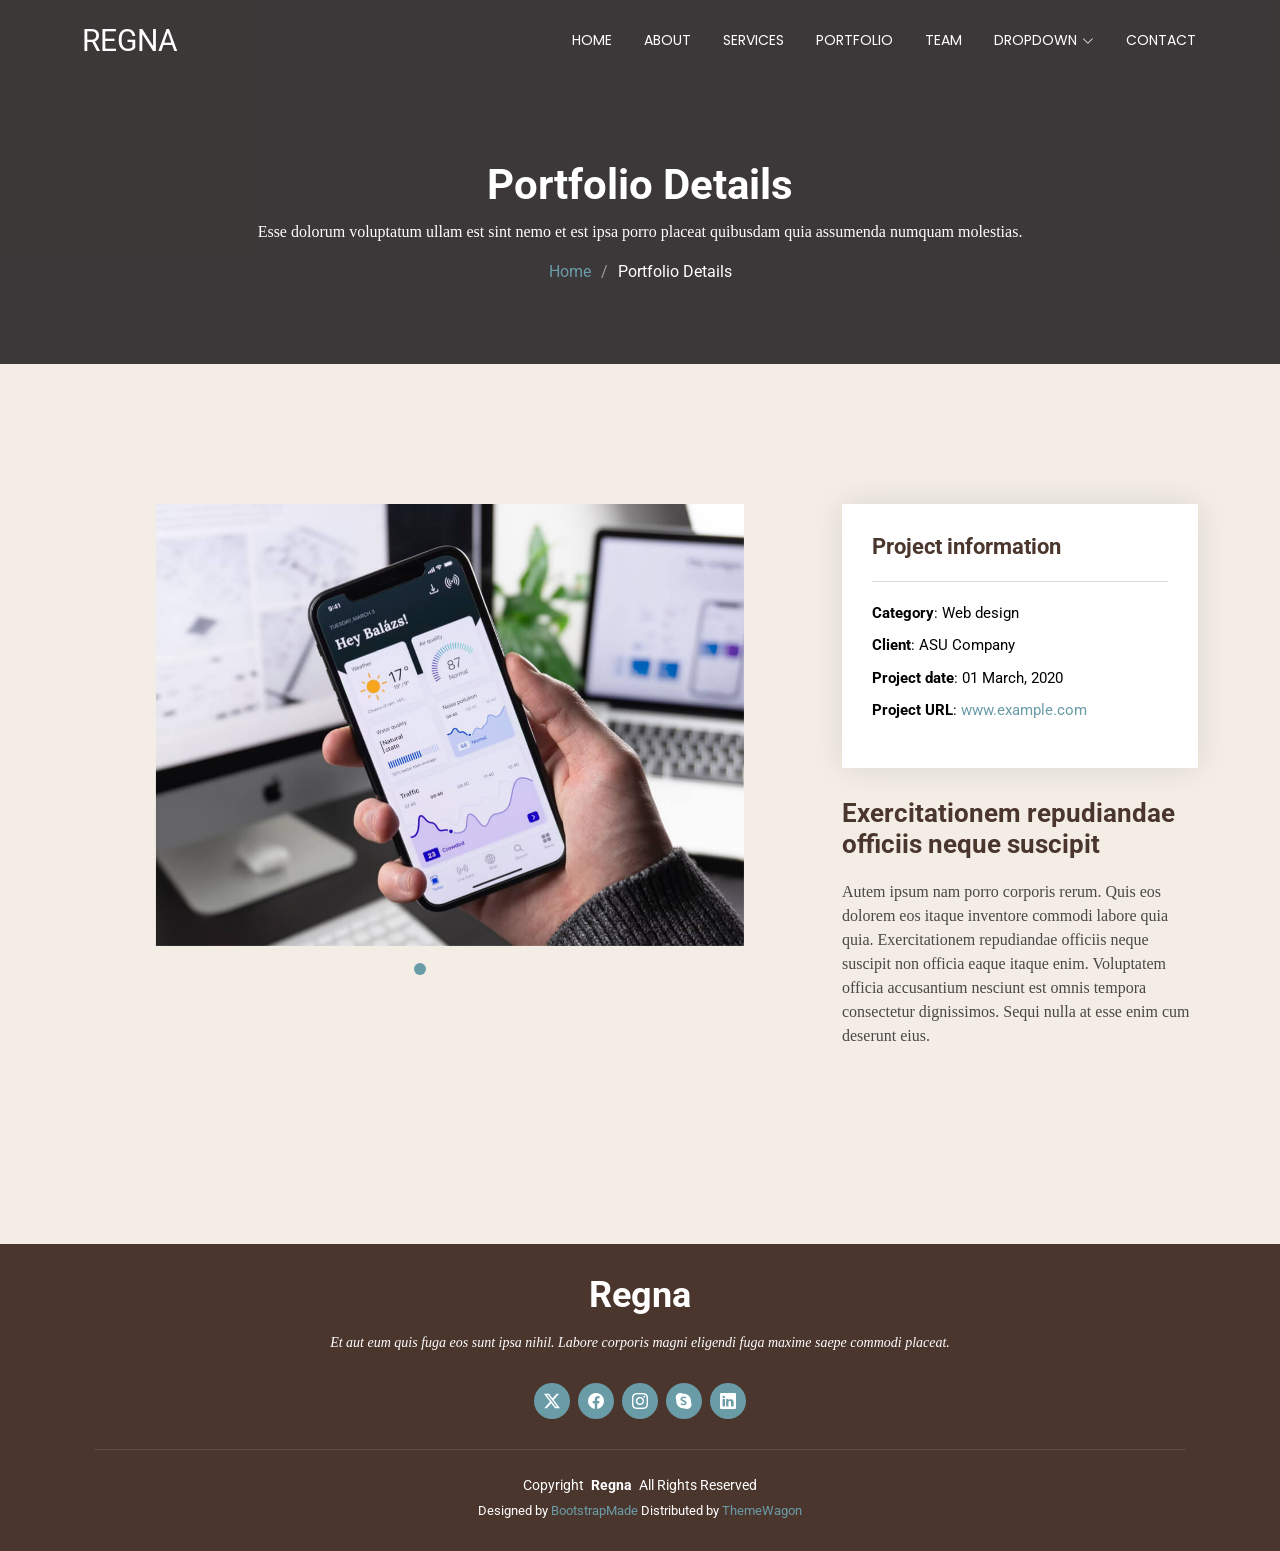
<file: portfolio-details.html>
<!DOCTYPE html>
<html lang="en">

<head>
  <meta charset="utf-8">
  <meta content="width=device-width, initial-scale=1.0" name="viewport">
  <title>Portfolio Details - Regna Bootstrap Template</title>
  <meta name="description" content="">
  <meta name="keywords" content="">

  <!-- Favicons -->
  <link href="assets/img/favicon.png" rel="icon">
  <link href="assets/img/apple-touch-icon.png" rel="apple-touch-icon">

  <!-- Fonts -->
  <link href="https://fonts.googleapis.com" rel="preconnect">
  <link href="https://fonts.gstatic.com" rel="preconnect" crossorigin>
  <link href="https://fonts.googleapis.com/css2?family=Roboto:ital,wght@0,100;0,300;0,400;0,500;0,700;0,900;1,100;1,300;1,400;1,500;1,700;1,900&family=Poppins:ital,wght@0,100;0,200;0,300;0,400;0,500;0,600;0,700;0,800;0,900;1,100;1,200;1,300;1,400;1,500;1,600;1,700;1,800;1,900&display=swap" rel="stylesheet">

  <!-- Vendor CSS Files -->
  <link href="assets/vendor/bootstrap/css/bootstrap.min.css" rel="stylesheet">
  <link href="assets/vendor/bootstrap-icons/bootstrap-icons.css" rel="stylesheet">
  <link href="assets/vendor/aos/aos.css" rel="stylesheet">
  <link href="assets/vendor/glightbox/css/glightbox.min.css" rel="stylesheet">
  <link href="assets/vendor/swiper/swiper-bundle.min.css" rel="stylesheet">

  <!-- Main CSS File -->
  <link href="assets/css/main.css" rel="stylesheet">

  <!-- =======================================================
  * Template Name: Regna
  * Template URL: https://bootstrapmade.com/regna-bootstrap-onepage-template/
  * Updated: Aug 07 2024 with Bootstrap v5.3.3
  * Author: BootstrapMade.com
  * License: https://bootstrapmade.com/license/
  ======================================================== -->
</head>

<body class="portfolio-details-page">

  <header id="header" class="header d-flex align-items-center fixed-top">
    <div class="container-fluid container-xl position-relative d-flex align-items-center justify-content-between">

      <a href="index.html" class="logo d-flex align-items-center">
        <!-- Uncomment the line below if you also wish to use an image logo -->
        <!-- <img src="assets/img/logo.png" alt=""> -->
        <h1 class="sitename">Regna</h1>
      </a>

      <nav id="navmenu" class="navmenu">
        <ul>
          <li><a href="#hero">Home</a></li>
          <li><a href="#about">About</a></li>
          <li><a href="#services">Services</a></li>
          <li><a href="#portfolio">Portfolio</a></li>
          <li><a href="#team">Team</a></li>
          <li class="dropdown"><a href="#"><span>Dropdown</span> <i class="bi bi-chevron-down toggle-dropdown"></i></a>
            <ul>
              <li><a href="#">Dropdown 1</a></li>
              <li class="dropdown"><a href="#"><span>Deep Dropdown</span> <i class="bi bi-chevron-down toggle-dropdown"></i></a>
                <ul>
                  <li><a href="#">Deep Dropdown 1</a></li>
                  <li><a href="#">Deep Dropdown 2</a></li>
                  <li><a href="#">Deep Dropdown 3</a></li>
                  <li><a href="#">Deep Dropdown 4</a></li>
                  <li><a href="#">Deep Dropdown 5</a></li>
                </ul>
              </li>
              <li><a href="#">Dropdown 2</a></li>
              <li><a href="#">Dropdown 3</a></li>
              <li><a href="#">Dropdown 4</a></li>
            </ul>
          </li>
          <li><a href="#contact">Contact</a></li>
        </ul>
        <i class="mobile-nav-toggle d-xl-none bi bi-list"></i>
      </nav>

    </div>
  </header>

  <main class="main">

    <!-- Page Title -->
    <div class="page-title dark-background">
      <div class="container position-relative">
        <h1>Portfolio Details</h1>
        <p>Esse dolorum voluptatum ullam est sint nemo et est ipsa porro placeat quibusdam quia assumenda numquam molestias.</p>
        <nav class="breadcrumbs">
          <ol>
            <li><a href="index.html">Home</a></li>
            <li class="current">Portfolio Details</li>
          </ol>
        </nav>
      </div>
    </div><!-- End Page Title -->

    <!-- Portfolio Details Section -->
    <section id="portfolio-details" class="portfolio-details section">

      <div class="container" data-aos="fade-up" data-aos-delay="100">

        <div class="row gy-4">

          <div class="col-lg-8">
            <div class="portfolio-details-slider swiper init-swiper">

              <script type="application/json" class="swiper-config">
                {
                  "loop": true,
                  "speed": 600,
                  "autoplay": {
                    "delay": 5000
                  },
                  "slidesPerView": "auto",
                  "pagination": {
                    "el": ".swiper-pagination",
                    "type": "bullets",
                    "clickable": true
                  }
                }
              </script>

              <div class="swiper-wrapper align-items-center">

                <div class="swiper-slide">
                  <img src="assets/img/portfolio/app-1.jpg" alt="">
                </div>

                <div class="swiper-slide">
                  <img src="assets/img/portfolio/product-1.jpg" alt="">
                </div>

                <div class="swiper-slide">
                  <img src="assets/img/portfolio/branding-1.jpg" alt="">
                </div>

                <div class="swiper-slide">
                  <img src="assets/img/portfolio/books-1.jpg" alt="">
                </div>

              </div>
              <div class="swiper-pagination"></div>
            </div>
          </div>

          <div class="col-lg-4">
            <div class="portfolio-info" data-aos="fade-up" data-aos-delay="200">
              <h3>Project information</h3>
              <ul>
                <li><strong>Category</strong>: Web design</li>
                <li><strong>Client</strong>: ASU Company</li>
                <li><strong>Project date</strong>: 01 March, 2020</li>
                <li><strong>Project URL</strong>: <a href="#">www.example.com</a></li>
              </ul>
            </div>
            <div class="portfolio-description" data-aos="fade-up" data-aos-delay="300">
              <h2>Exercitationem repudiandae officiis neque suscipit</h2>
              <p>
                Autem ipsum nam porro corporis rerum. Quis eos dolorem eos itaque inventore commodi labore quia quia. Exercitationem repudiandae officiis neque suscipit non officia eaque itaque enim. Voluptatem officia accusantium nesciunt est omnis tempora consectetur dignissimos. Sequi nulla at esse enim cum deserunt eius.
              </p>
            </div>
          </div>

        </div>

      </div>

    </section><!-- /Portfolio Details Section -->

  </main>

  <footer id="footer" class="footer dark-background">
    <div class="container">
      <h3 class="sitename">Regna</h3>
      <p>Et aut eum quis fuga eos sunt ipsa nihil. Labore corporis magni eligendi fuga maxime saepe commodi placeat.</p>
      <div class="social-links d-flex justify-content-center">
        <a href=""><i class="bi bi-twitter-x"></i></a>
        <a href=""><i class="bi bi-facebook"></i></a>
        <a href=""><i class="bi bi-instagram"></i></a>
        <a href=""><i class="bi bi-skype"></i></a>
        <a href=""><i class="bi bi-linkedin"></i></a>
      </div>
      <div class="container">
        <div class="copyright">
          <span>Copyright</span> <strong class="px-1 sitename">Regna</strong> <span>All Rights Reserved</span>
        </div>
        <div class="credits">
          <!-- All the links in the footer should remain intact. -->
          <!-- You can delete the links only if you've purchased the pro version. -->
          <!-- Licensing information: https://bootstrapmade.com/license/ -->
          <!-- Purchase the pro version with working PHP/AJAX contact form: [buy-url] -->
          Designed by <a href="https://bootstrapmade.com/">BootstrapMade</a> Distributed by <a href="https://themewagon.com" target="_blank">ThemeWagon</a>
        </div>
      </div>
    </div>
  </footer>

  <!-- Scroll Top -->
  <a href="#" id="scroll-top" class="scroll-top d-flex align-items-center justify-content-center"><i class="bi bi-arrow-up-short"></i></a>

  <!-- Preloader -->
  <div id="preloader"></div>

  <!-- Vendor JS Files -->
  <script src="assets/vendor/bootstrap/js/bootstrap.bundle.min.js"></script>
  <script src="assets/vendor/php-email-form/validate.js"></script>
  <script src="assets/vendor/aos/aos.js"></script>
  <script src="assets/vendor/glightbox/js/glightbox.min.js"></script>
  <script src="assets/vendor/purecounter/purecounter_vanilla.js"></script>
  <script src="assets/vendor/imagesloaded/imagesloaded.pkgd.min.js"></script>
  <script src="assets/vendor/isotope-layout/isotope.pkgd.min.js"></script>
  <script src="assets/vendor/swiper/swiper-bundle.min.js"></script>

  <!-- Main JS File -->
  <script src="assets/js/main.js"></script>

</body>

</html>
</file>
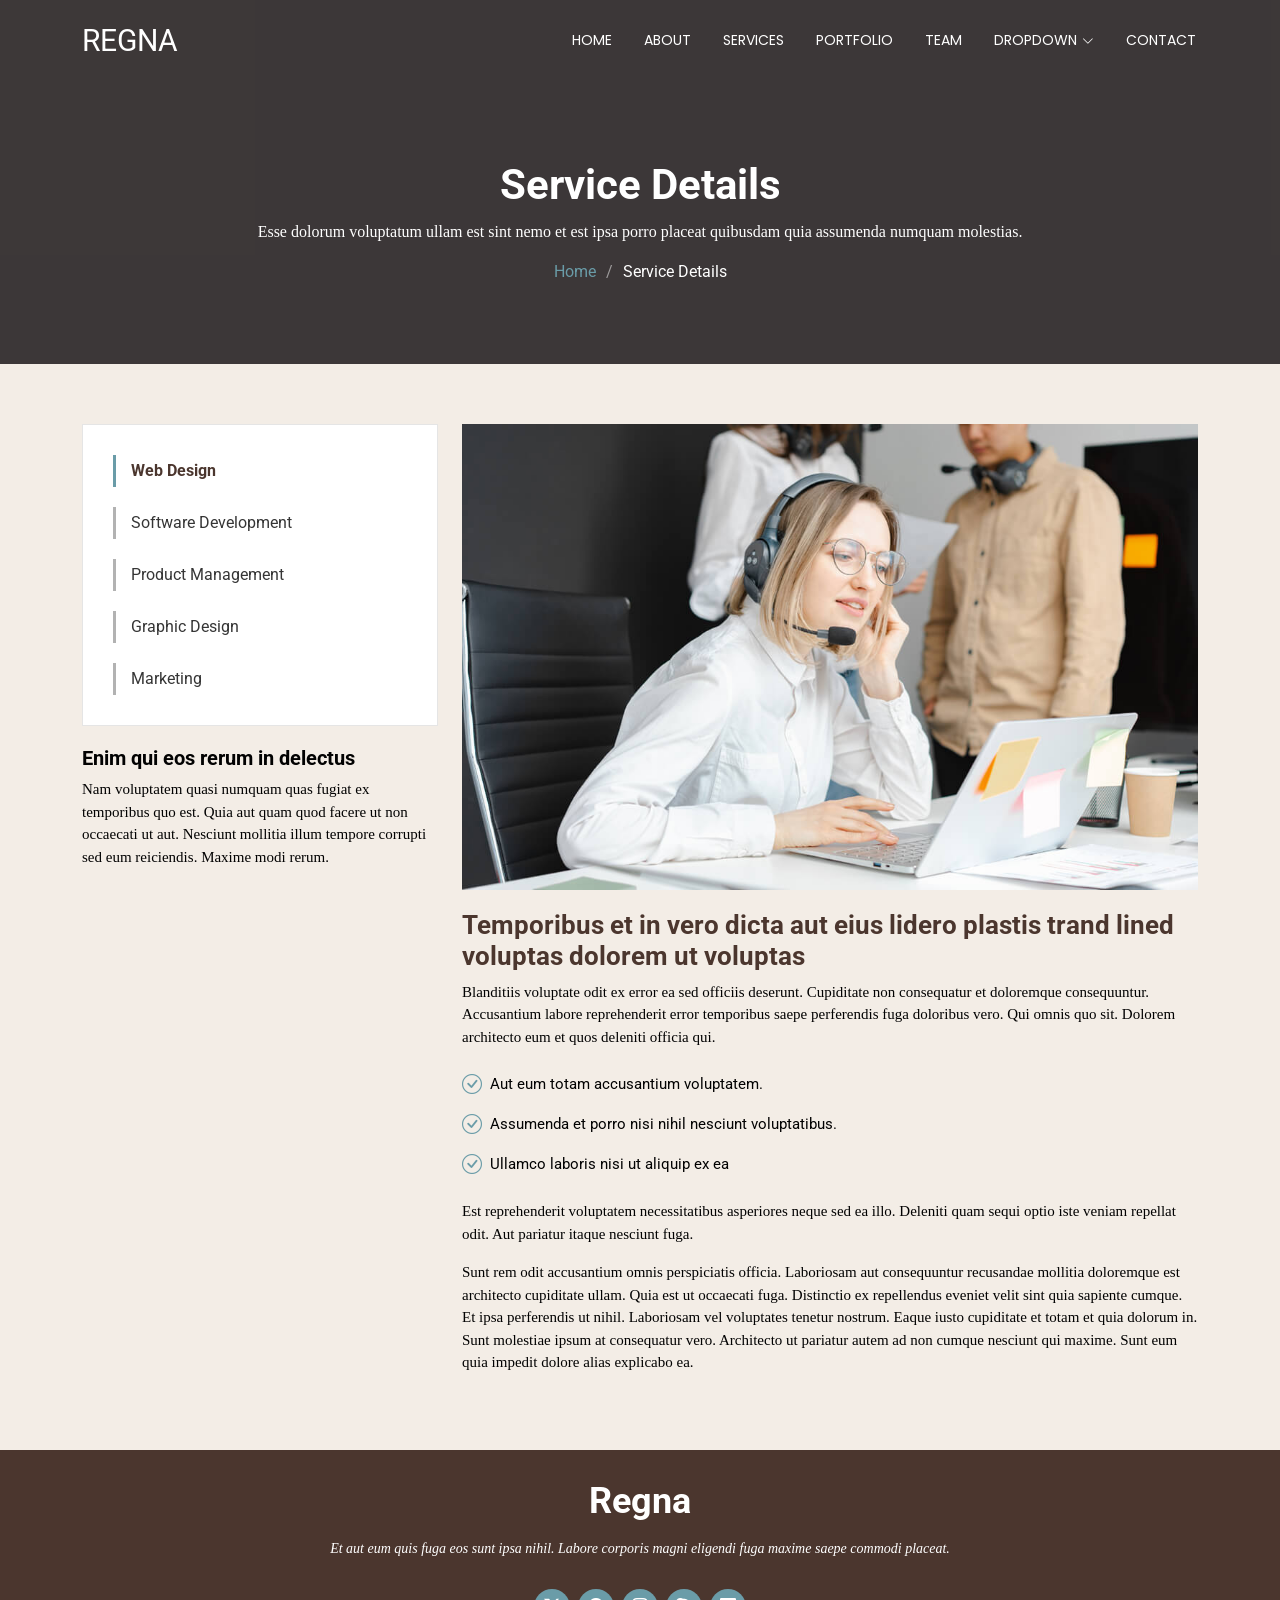
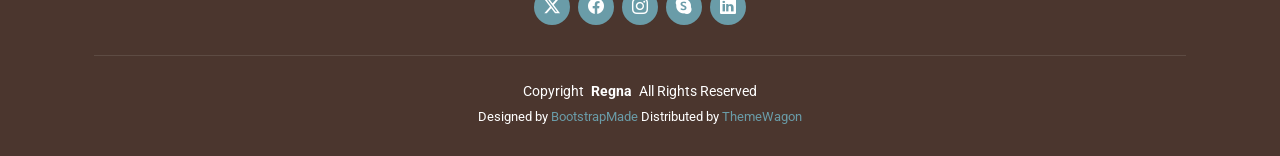
<file: service-details.html>
<!DOCTYPE html>
<html lang="en">

<head>
  <meta charset="utf-8">
  <meta content="width=device-width, initial-scale=1.0" name="viewport">
  <title>Service Details - Regna Bootstrap Template</title>
  <meta name="description" content="">
  <meta name="keywords" content="">

  <!-- Favicons -->
  <link href="assets/img/favicon.png" rel="icon">
  <link href="assets/img/apple-touch-icon.png" rel="apple-touch-icon">

  <!-- Fonts -->
  <link href="https://fonts.googleapis.com" rel="preconnect">
  <link href="https://fonts.gstatic.com" rel="preconnect" crossorigin>
  <link href="https://fonts.googleapis.com/css2?family=Roboto:ital,wght@0,100;0,300;0,400;0,500;0,700;0,900;1,100;1,300;1,400;1,500;1,700;1,900&family=Poppins:ital,wght@0,100;0,200;0,300;0,400;0,500;0,600;0,700;0,800;0,900;1,100;1,200;1,300;1,400;1,500;1,600;1,700;1,800;1,900&display=swap" rel="stylesheet">

  <!-- Vendor CSS Files -->
  <link href="assets/vendor/bootstrap/css/bootstrap.min.css" rel="stylesheet">
  <link href="assets/vendor/bootstrap-icons/bootstrap-icons.css" rel="stylesheet">
  <link href="assets/vendor/aos/aos.css" rel="stylesheet">
  <link href="assets/vendor/glightbox/css/glightbox.min.css" rel="stylesheet">
  <link href="assets/vendor/swiper/swiper-bundle.min.css" rel="stylesheet">

  <!-- Main CSS File -->
  <link href="assets/css/main.css" rel="stylesheet">

  <!-- =======================================================
  * Template Name: Regna
  * Template URL: https://bootstrapmade.com/regna-bootstrap-onepage-template/
  * Updated: Aug 07 2024 with Bootstrap v5.3.3
  * Author: BootstrapMade.com
  * License: https://bootstrapmade.com/license/
  ======================================================== -->
</head>

<body class="service-details-page">

  <header id="header" class="header d-flex align-items-center fixed-top">
    <div class="container-fluid container-xl position-relative d-flex align-items-center justify-content-between">

      <a href="index.html" class="logo d-flex align-items-center">
        <!-- Uncomment the line below if you also wish to use an image logo -->
        <!-- <img src="assets/img/logo.png" alt=""> -->
        <h1 class="sitename">Regna</h1>
      </a>

      <nav id="navmenu" class="navmenu">
        <ul>
          <li><a href="#hero">Home</a></li>
          <li><a href="#about">About</a></li>
          <li><a href="#services">Services</a></li>
          <li><a href="#portfolio">Portfolio</a></li>
          <li><a href="#team">Team</a></li>
          <li class="dropdown"><a href="#"><span>Dropdown</span> <i class="bi bi-chevron-down toggle-dropdown"></i></a>
            <ul>
              <li><a href="#">Dropdown 1</a></li>
              <li class="dropdown"><a href="#"><span>Deep Dropdown</span> <i class="bi bi-chevron-down toggle-dropdown"></i></a>
                <ul>
                  <li><a href="#">Deep Dropdown 1</a></li>
                  <li><a href="#">Deep Dropdown 2</a></li>
                  <li><a href="#">Deep Dropdown 3</a></li>
                  <li><a href="#">Deep Dropdown 4</a></li>
                  <li><a href="#">Deep Dropdown 5</a></li>
                </ul>
              </li>
              <li><a href="#">Dropdown 2</a></li>
              <li><a href="#">Dropdown 3</a></li>
              <li><a href="#">Dropdown 4</a></li>
            </ul>
          </li>
          <li><a href="#contact">Contact</a></li>
        </ul>
        <i class="mobile-nav-toggle d-xl-none bi bi-list"></i>
      </nav>

    </div>
  </header>

  <main class="main">

    <!-- Page Title -->
    <div class="page-title dark-background">
      <div class="container position-relative">
        <h1>Service Details</h1>
        <p>Esse dolorum voluptatum ullam est sint nemo et est ipsa porro placeat quibusdam quia assumenda numquam molestias.</p>
        <nav class="breadcrumbs">
          <ol>
            <li><a href="index.html">Home</a></li>
            <li class="current">Service Details</li>
          </ol>
        </nav>
      </div>
    </div><!-- End Page Title -->

    <!-- Service Details Section -->
    <section id="service-details" class="service-details section">

      <div class="container">

        <div class="row gy-4">

          <div class="col-lg-4" data-aos="fade-up" data-aos-delay="100">
            <div class="services-list">
              <a href="#" class="active">Web Design</a>
              <a href="#">Software Development</a>
              <a href="#">Product Management</a>
              <a href="#">Graphic Design</a>
              <a href="#">Marketing</a>
            </div>

            <h4>Enim qui eos rerum in delectus</h4>
            <p>Nam voluptatem quasi numquam quas fugiat ex temporibus quo est. Quia aut quam quod facere ut non occaecati ut aut. Nesciunt mollitia illum tempore corrupti sed eum reiciendis. Maxime modi rerum.</p>
          </div>

          <div class="col-lg-8" data-aos="fade-up" data-aos-delay="200">
            <img src="assets/img/services.jpg" alt="" class="img-fluid services-img">
            <h3>Temporibus et in vero dicta aut eius lidero plastis trand lined voluptas dolorem ut voluptas</h3>
            <p>
              Blanditiis voluptate odit ex error ea sed officiis deserunt. Cupiditate non consequatur et doloremque consequuntur. Accusantium labore reprehenderit error temporibus saepe perferendis fuga doloribus vero. Qui omnis quo sit. Dolorem architecto eum et quos deleniti officia qui.
            </p>
            <ul>
              <li><i class="bi bi-check-circle"></i> <span>Aut eum totam accusantium voluptatem.</span></li>
              <li><i class="bi bi-check-circle"></i> <span>Assumenda et porro nisi nihil nesciunt voluptatibus.</span></li>
              <li><i class="bi bi-check-circle"></i> <span>Ullamco laboris nisi ut aliquip ex ea</span></li>
            </ul>
            <p>
              Est reprehenderit voluptatem necessitatibus asperiores neque sed ea illo. Deleniti quam sequi optio iste veniam repellat odit. Aut pariatur itaque nesciunt fuga.
            </p>
            <p>
              Sunt rem odit accusantium omnis perspiciatis officia. Laboriosam aut consequuntur recusandae mollitia doloremque est architecto cupiditate ullam. Quia est ut occaecati fuga. Distinctio ex repellendus eveniet velit sint quia sapiente cumque. Et ipsa perferendis ut nihil. Laboriosam vel voluptates tenetur nostrum. Eaque iusto cupiditate et totam et quia dolorum in. Sunt molestiae ipsum at consequatur vero. Architecto ut pariatur autem ad non cumque nesciunt qui maxime. Sunt eum quia impedit dolore alias explicabo ea.
            </p>
          </div>

        </div>

      </div>

    </section><!-- /Service Details Section -->

  </main>

  <footer id="footer" class="footer dark-background">
    <div class="container">
      <h3 class="sitename">Regna</h3>
      <p>Et aut eum quis fuga eos sunt ipsa nihil. Labore corporis magni eligendi fuga maxime saepe commodi placeat.</p>
      <div class="social-links d-flex justify-content-center">
        <a href=""><i class="bi bi-twitter-x"></i></a>
        <a href=""><i class="bi bi-facebook"></i></a>
        <a href=""><i class="bi bi-instagram"></i></a>
        <a href=""><i class="bi bi-skype"></i></a>
        <a href=""><i class="bi bi-linkedin"></i></a>
      </div>
      <div class="container">
        <div class="copyright">
          <span>Copyright</span> <strong class="px-1 sitename">Regna</strong> <span>All Rights Reserved</span>
        </div>
        <div class="credits">
          <!-- All the links in the footer should remain intact. -->
          <!-- You can delete the links only if you've purchased the pro version. -->
          <!-- Licensing information: https://bootstrapmade.com/license/ -->
          <!-- Purchase the pro version with working PHP/AJAX contact form: [buy-url] -->
          Designed by <a href="https://bootstrapmade.com/">BootstrapMade</a> Distributed by <a href="https://themewagon.com" target="_blank">ThemeWagon</a>
        </div>
      </div>
    </div>
  </footer>

  <!-- Scroll Top -->
  <a href="#" id="scroll-top" class="scroll-top d-flex align-items-center justify-content-center"><i class="bi bi-arrow-up-short"></i></a>

  <!-- Preloader -->
  <div id="preloader"></div>

  <!-- Vendor JS Files -->
  <script src="assets/vendor/bootstrap/js/bootstrap.bundle.min.js"></script>
  <script src="assets/vendor/php-email-form/validate.js"></script>
  <script src="assets/vendor/aos/aos.js"></script>
  <script src="assets/vendor/glightbox/js/glightbox.min.js"></script>
  <script src="assets/vendor/purecounter/purecounter_vanilla.js"></script>
  <script src="assets/vendor/imagesloaded/imagesloaded.pkgd.min.js"></script>
  <script src="assets/vendor/isotope-layout/isotope.pkgd.min.js"></script>
  <script src="assets/vendor/swiper/swiper-bundle.min.js"></script>

  <!-- Main JS File -->
  <script src="assets/js/main.js"></script>

</body>

</html>
</file>
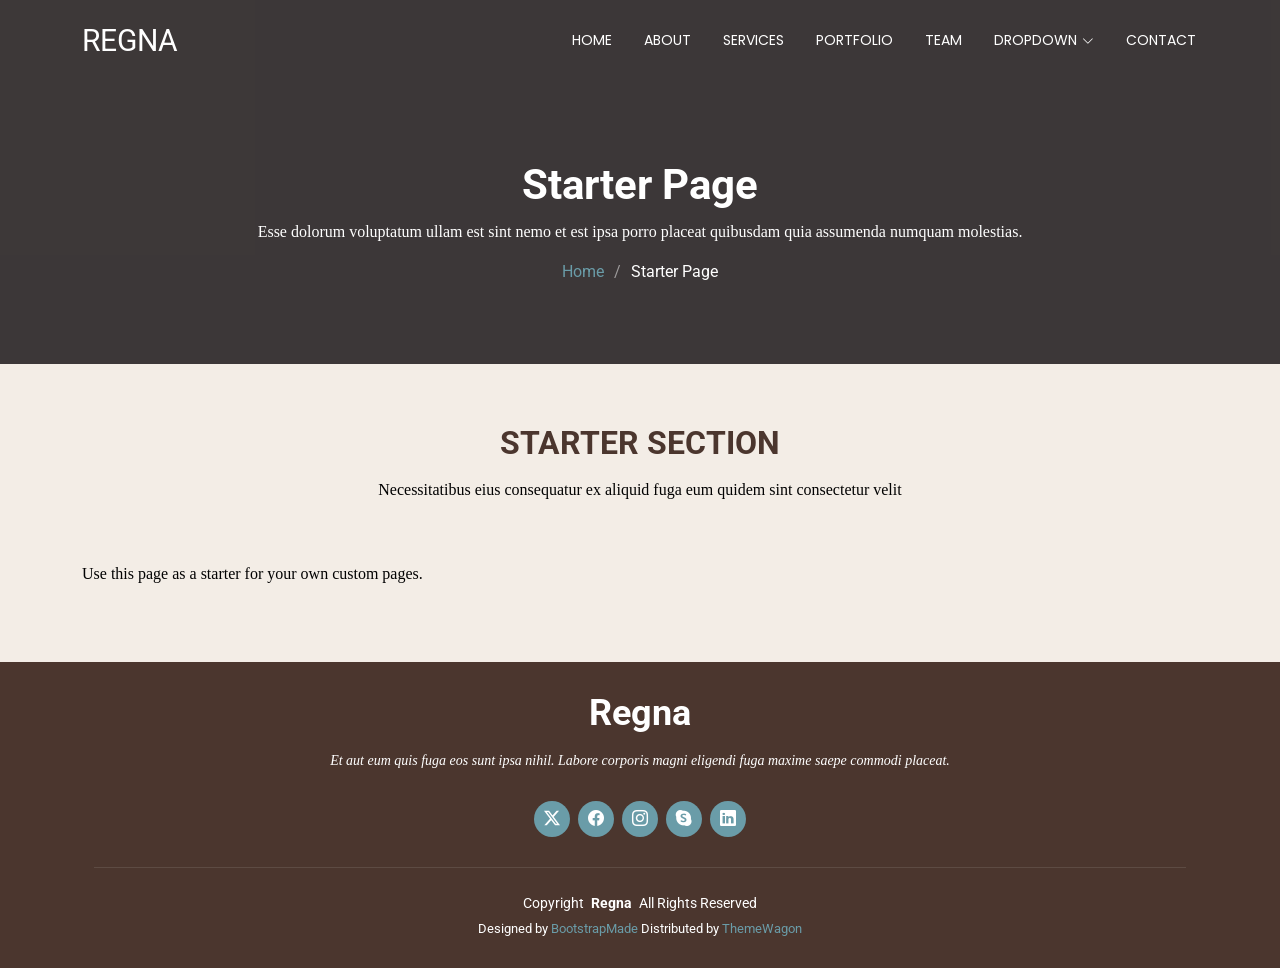
<file: starter-page.html>
<!DOCTYPE html>
<html lang="en">

<head>
  <meta charset="utf-8">
  <meta content="width=device-width, initial-scale=1.0" name="viewport">
  <title>Starter Page - Regna Bootstrap Template</title>
  <meta name="description" content="">
  <meta name="keywords" content="">

  <!-- Favicons -->
  <link href="assets/img/favicon.png" rel="icon">
  <link href="assets/img/apple-touch-icon.png" rel="apple-touch-icon">

  <!-- Fonts -->
  <link href="https://fonts.googleapis.com" rel="preconnect">
  <link href="https://fonts.gstatic.com" rel="preconnect" crossorigin>
  <link href="https://fonts.googleapis.com/css2?family=Roboto:ital,wght@0,100;0,300;0,400;0,500;0,700;0,900;1,100;1,300;1,400;1,500;1,700;1,900&family=Poppins:ital,wght@0,100;0,200;0,300;0,400;0,500;0,600;0,700;0,800;0,900;1,100;1,200;1,300;1,400;1,500;1,600;1,700;1,800;1,900&display=swap" rel="stylesheet">

  <!-- Vendor CSS Files -->
  <link href="assets/vendor/bootstrap/css/bootstrap.min.css" rel="stylesheet">
  <link href="assets/vendor/bootstrap-icons/bootstrap-icons.css" rel="stylesheet">
  <link href="assets/vendor/aos/aos.css" rel="stylesheet">
  <link href="assets/vendor/glightbox/css/glightbox.min.css" rel="stylesheet">
  <link href="assets/vendor/swiper/swiper-bundle.min.css" rel="stylesheet">

  <!-- Main CSS File -->
  <link href="assets/css/main.css" rel="stylesheet">

  <!-- =======================================================
  * Template Name: Regna
  * Template URL: https://bootstrapmade.com/regna-bootstrap-onepage-template/
  * Updated: Aug 07 2024 with Bootstrap v5.3.3
  * Author: BootstrapMade.com
  * License: https://bootstrapmade.com/license/
  ======================================================== -->
</head>

<body class="starter-page-page">

  <header id="header" class="header d-flex align-items-center fixed-top">
    <div class="container-fluid container-xl position-relative d-flex align-items-center justify-content-between">

      <a href="index.html" class="logo d-flex align-items-center">
        <!-- Uncomment the line below if you also wish to use an image logo -->
        <!-- <img src="assets/img/logo.png" alt=""> -->
        <h1 class="sitename">Regna</h1>
      </a>

      <nav id="navmenu" class="navmenu">
        <ul>
          <li><a href="#hero">Home</a></li>
          <li><a href="#about">About</a></li>
          <li><a href="#services">Services</a></li>
          <li><a href="#portfolio">Portfolio</a></li>
          <li><a href="#team">Team</a></li>
          <li class="dropdown"><a href="#"><span>Dropdown</span> <i class="bi bi-chevron-down toggle-dropdown"></i></a>
            <ul>
              <li><a href="#">Dropdown 1</a></li>
              <li class="dropdown"><a href="#"><span>Deep Dropdown</span> <i class="bi bi-chevron-down toggle-dropdown"></i></a>
                <ul>
                  <li><a href="#">Deep Dropdown 1</a></li>
                  <li><a href="#">Deep Dropdown 2</a></li>
                  <li><a href="#">Deep Dropdown 3</a></li>
                  <li><a href="#">Deep Dropdown 4</a></li>
                  <li><a href="#">Deep Dropdown 5</a></li>
                </ul>
              </li>
              <li><a href="#">Dropdown 2</a></li>
              <li><a href="#">Dropdown 3</a></li>
              <li><a href="#">Dropdown 4</a></li>
            </ul>
          </li>
          <li><a href="#contact">Contact</a></li>
        </ul>
        <i class="mobile-nav-toggle d-xl-none bi bi-list"></i>
      </nav>

    </div>
  </header>

  <main class="main">

    <!-- Page Title -->
    <div class="page-title dark-background">
      <div class="container position-relative">
        <h1>Starter Page</h1>
        <p>Esse dolorum voluptatum ullam est sint nemo et est ipsa porro placeat quibusdam quia assumenda numquam molestias.</p>
        <nav class="breadcrumbs">
          <ol>
            <li><a href="index.html">Home</a></li>
            <li class="current">Starter Page</li>
          </ol>
        </nav>
      </div>
    </div><!-- End Page Title -->

    <!-- Starter Section Section -->
    <section id="starter-section" class="starter-section section">

      <!-- Section Title -->
      <div class="container section-title" data-aos="fade-up">
        <h2>Starter Section</h2>
        <p>Necessitatibus eius consequatur ex aliquid fuga eum quidem sint consectetur velit</p>
      </div><!-- End Section Title -->

      <div class="container" data-aos="fade-up">
        <p>Use this page as a starter for your own custom pages.</p>
      </div>

    </section><!-- /Starter Section Section -->

  </main>

  <footer id="footer" class="footer dark-background">
    <div class="container">
      <h3 class="sitename">Regna</h3>
      <p>Et aut eum quis fuga eos sunt ipsa nihil. Labore corporis magni eligendi fuga maxime saepe commodi placeat.</p>
      <div class="social-links d-flex justify-content-center">
        <a href=""><i class="bi bi-twitter-x"></i></a>
        <a href=""><i class="bi bi-facebook"></i></a>
        <a href=""><i class="bi bi-instagram"></i></a>
        <a href=""><i class="bi bi-skype"></i></a>
        <a href=""><i class="bi bi-linkedin"></i></a>
      </div>
      <div class="container">
        <div class="copyright">
          <span>Copyright</span> <strong class="px-1 sitename">Regna</strong> <span>All Rights Reserved</span>
        </div>
        <div class="credits">
          <!-- All the links in the footer should remain intact. -->
          <!-- You can delete the links only if you've purchased the pro version. -->
          <!-- Licensing information: https://bootstrapmade.com/license/ -->
          <!-- Purchase the pro version with working PHP/AJAX contact form: [buy-url] -->
          Designed by <a href="https://bootstrapmade.com/">BootstrapMade</a> Distributed by <a href="https://themewagon.com" target="_blank">ThemeWagon</a>
        </div>
      </div>
    </div>
  </footer>

  <!-- Scroll Top -->
  <a href="#" id="scroll-top" class="scroll-top d-flex align-items-center justify-content-center"><i class="bi bi-arrow-up-short"></i></a>

  <!-- Preloader -->
  <div id="preloader"></div>

  <!-- Vendor JS Files -->
  <script src="assets/vendor/bootstrap/js/bootstrap.bundle.min.js"></script>
  <script src="assets/vendor/php-email-form/validate.js"></script>
  <script src="assets/vendor/aos/aos.js"></script>
  <script src="assets/vendor/glightbox/js/glightbox.min.js"></script>
  <script src="assets/vendor/purecounter/purecounter_vanilla.js"></script>
  <script src="assets/vendor/imagesloaded/imagesloaded.pkgd.min.js"></script>
  <script src="assets/vendor/isotope-layout/isotope.pkgd.min.js"></script>
  <script src="assets/vendor/swiper/swiper-bundle.min.js"></script>

  <!-- Main JS File -->
  <script src="assets/js/main.js"></script>

</body>

</html>
</file>
<file: assets/css/main.css>
/**
* Template Name: Regna
* Template URL: https://bootstrapmade.com/regna-bootstrap-onepage-template/
* Updated: Aug 07 2024 with Bootstrap v5.3.3
* Author: BootstrapMade.com
* License: https://bootstrapmade.com/license/
*/

/*--------------------------------------------------------------
# Font & Color Variables
# Help: https://bootstrapmade.com/color-system/
--------------------------------------------------------------*/
/* Fonts */
:root {
  --default-font: "Roboto",  system-ui, -apple-system, "Segoe UI", Roboto, "Helvetica Neue", Arial, "Noto Sans", "Liberation Sans", sans-serif, "Apple Color Emoji", "Segoe UI Emoji", "Segoe UI Symbol", "Noto Color Emoji";
  --heading-font: "Roboto",  sans-serif;
  --nav-font: "Poppins",  sans-serif;
  --myfont:"myfont"
}
p {
  font-family: var(--myfont);
}

@font-face {
  font-family:"myfont";
  src: url(https://copyright.keris.or.kr/wft/fntDwnldView?fntGrpId=GFT202510270000000000007);
  font-weight:normal;
  font-style: normal;
  font-display: swap;
}

/* Global Colors - The following color variables are used throughout the website. Updating them here will change the color scheme of the entire website */
:root {
  --background-color-meeyeong:#4B362E;
  --background-color:#F3EDE6; /* Background color for the entire website, including individual sections */

  --default-color: #020202; /* Default color used for the majority of the text content across the entire website */
  --heading-color:#4B362E; /* Color for headings, subheadings and title throughout the website */
  --accent-color:#6a9ca8; /* Accent color that represents your brand on the website. It's used for buttons, links, and other elements that need to stand out */
  --surface-color: #ffffff; /* The surface color is used as a background of boxed elements within sections, such as cards, icon boxes, or other elements that require a visual separation from the global background. */
  --contrast-color: #ffffff; /* Contrast color for text, ensuring readability against backgrounds of accent, heading, or default colors. */
}

/* Nav Menu Colors - The following color variables are used specifically for the navigation menu. They are separate from the global colors to allow for more customization options */
:root {
  --nav-color: #ffffff;  /* The default color of the main navmenu links */
  --nav-hover-color: #ffffff; /* Applied to main navmenu links when they are hovered over or active */
  --nav-mobile-background-color: #ffffff; /* Used as the background color for mobile navigation menu */
  --nav-dropdown-background-color: #ffffff; /* Used as the background color for dropdown items that appear when hovering over primary navigation items */
  --nav-dropdown-color: #666666; /* Used for navigation links of the dropdown items in the navigation menu. */
  --nav-dropdown-hover-color: #2dc997; /* Similar to --nav-hover-color, this color is applied to dropdown navigation links when they are hovered over. */
}

/* Color Presets - These classes override global colors when applied to any section or element, providing reuse of the sam color scheme. */

.light-background {
  --background-color: #f9f9f9;
  --surface-color: #ffffff;
}

.dark-background {
  --background-color: #2f3942;
  --default-color: #ffffff;
  --heading-color: #ffffff;
  --surface-color: #445360;
  --contrast-color: #ffffff;
}

/* Smooth scroll */
:root {
  scroll-behavior: smooth;
}

/*--------------------------------------------------------------
# General Styling & Shared Classes
--------------------------------------------------------------*/
body {
  color: var(--default-color);
  background-color: var(--background-color);
  font-family: var(--default-font);
}

a {
  color: var(--accent-color);
  text-decoration: none;
  transition: 0.3s;
}

a:hover {
  color: color-mix(in srgb, var(--accent-color), transparent 25%);
  text-decoration: none;
}

h1,
h2,
h3,
/* h4, */
h5,
h6 {
  color: var(--heading-color);
  font-family: var(--heading-font);
}

/* Pulsating Play Button
------------------------------*/
.pulsating-play-btn {
  width: 94px;
  height: 94px;
  background: radial-gradient(var(--accent-color) 50%, color-mix(in srgb, var(--accent-color), transparent 75%) 52%);
  border-radius: 50%;
  display: block;
  position: relative;
  overflow: hidden;
}

.pulsating-play-btn:before {
  content: "";
  position: absolute;
  width: 120px;
  height: 120px;
  animation-delay: 0s;
  animation: pulsate-play-btn 2s;
  animation-direction: forwards;
  animation-iteration-count: infinite;
  animation-timing-function: steps;
  opacity: 1;
  border-radius: 50%;
  border: 5px solid color-mix(in srgb, var(--accent-color), transparent 30%);
  top: -15%;
  left: -15%;
  background: rgba(198, 16, 0, 0);
}

.pulsating-play-btn:after {
  content: "";
  position: absolute;
  left: 50%;
  top: 50%;
  transform: translateX(-40%) translateY(-50%);
  width: 0;
  height: 0;
  border-top: 10px solid transparent;
  border-bottom: 10px solid transparent;
  border-left: 15px solid #fff;
  z-index: 100;
  transition: all 400ms cubic-bezier(0.55, 0.055, 0.675, 0.19);
}

.pulsating-play-btn:hover:before {
  content: "";
  position: absolute;
  left: 50%;
  top: 50%;
  transform: translateX(-40%) translateY(-50%);
  width: 0;
  height: 0;
  border: none;
  border-top: 10px solid transparent;
  border-bottom: 10px solid transparent;
  border-left: 15px solid #fff;
  z-index: 200;
  animation: none;
  border-radius: 0;
}

.pulsating-play-btn:hover:after {
  border-left: 15px solid var(--accent-color);
  transform: scale(20);
}

@keyframes pulsate-play-btn {
  0% {
    transform: scale(0.6, 0.6);
    opacity: 1;
  }

  100% {
    transform: scale(1, 1);
    opacity: 0;
  }
}

/* PHP Email Form Messages
------------------------------*/
.php-email-form .error-message {
  display: none;
  background: #df1529;
  color: #ffffff;
  text-align: left;
  padding: 15px;
  margin-bottom: 24px;
  font-weight: 600;
}

.php-email-form .sent-message {
  display: none;
  color: #ffffff;
  background: #059652;
  text-align: center;
  padding: 15px;
  margin-bottom: 24px;
  font-weight: 600;
}

.php-email-form .loading {
  display: none;
  background: var(--surface-color);
  text-align: center;
  padding: 15px;
  margin-bottom: 24px;
}

.php-email-form .loading:before {
  content: "";
  display: inline-block;
  border-radius: 50%;
  width: 24px;
  height: 24px;
  margin: 0 10px -6px 0;
  border: 3px solid var(--accent-color);
  border-top-color: var(--surface-color);
  animation: php-email-form-loading 1s linear infinite;
}

@keyframes php-email-form-loading {
  0% {
    transform: rotate(0deg);
  }

  100% {
    transform: rotate(360deg);
  }
}

/*--------------------------------------------------------------
# Global Header
--------------------------------------------------------------*/
.header {
  --background-color: rgba(0, 0, 0, 0);
  --default-color: #ffffff;
  --heading-color: #ffffff;
  color: var(--default-color);
  background-color: var(--background-color);
  padding: 15px 0;
  transition: all 0.5s;
  z-index: 997;
}

.header .logo {
  line-height: 1;
}

.header .logo img {
  max-height: 32px;
  margin-right: 8px;
}

.header .logo h1 {
  font-size: 30px;
  margin: 0;
  font-weight: 400;
  color: var(--heading-color);
  text-transform: uppercase;
}

.scrolled .header {
  box-shadow: 0px 0 18px rgba(0, 0, 0, 0.1);
}

/* Global Header on Scroll
------------------------------*/
.scrolled .header {
  --background-color:#4B362E;
}

/*--------------------------------------------------------------
# Navigation Menu
--------------------------------------------------------------*/
/* Desktop Navigation */
@media (min-width: 1200px) {
  .navmenu {
    padding: 0;
  }

  .navmenu ul {
    margin: 0;
    padding: 0;
    display: flex;
    list-style: none;
    align-items: center;
  }

  .navmenu li {
    position: relative;
  }

  .navmenu>ul>li {
    white-space: nowrap;
    padding: 15px 14px;
  }

  .navmenu>ul>li:last-child {
    padding-right: 0;
  }

  .navmenu a,
  .navmenu a:focus {
    color: var(--nav-color);
    font-size: 14px;
    padding: 0 2px;
    font-family: var(--nav-font);
    font-weight: 400;
    display: flex;
    align-items: center;
    justify-content: space-between;
    white-space: nowrap;
    transition: 0.3s;
    position: relative;
    text-transform: uppercase;
  }

  .navmenu a i,
  .navmenu a:focus i {
    font-size: 12px;
    line-height: 0;
    margin-left: 5px;
    transition: 0.3s;
  }

  .navmenu>ul>li>a:before {
    content: "";
    position: absolute;
    width: 100%;
    height: 2px;
    bottom: -6px;
    left: 0;
    background-color: var(--accent-color);
    visibility: hidden;
    width: 0px;
    transition: all 0.3s ease-in-out 0s;
  }

  .navmenu a:hover:before,
  .navmenu li:hover>a:before,
  .navmenu .active:before {
    visibility: visible;
    width: 100%;
  }

  .navmenu li:hover>a,
  .navmenu .active,
  .navmenu .active:focus {
    color: var(--nav-hover-color);
  }

  .navmenu .dropdown ul {
    margin: 0;
    padding: 10px 0;
    background: var(--nav-dropdown-background-color);
    display: block;
    position: absolute;
    visibility: hidden;
    left: 14px;
    top: 130%;
    opacity: 0;
    transition: 0.3s;
    border-radius: 4px;
    z-index: 99;
    box-shadow: 0px 0px 30px rgba(0, 0, 0, 0.1);
  }

  .navmenu .dropdown ul li {
    min-width: 200px;
  }

  .navmenu .dropdown ul a {
    padding: 10px 20px;
    font-size: 15px;
    text-transform: none;
    color: var(--nav-dropdown-color);
  }

  .navmenu .dropdown ul a i {
    font-size: 12px;
  }

  .navmenu .dropdown ul a:hover,
  .navmenu .dropdown ul .active:hover,
  .navmenu .dropdown ul li:hover>a {
    color: var(--nav-dropdown-hover-color);
  }

  .navmenu .dropdown:hover>ul {
    opacity: 1;
    top: 100%;
    visibility: visible;
  }

  .navmenu .dropdown .dropdown ul {
    top: 0;
    left: -90%;
    visibility: hidden;
  }

  .navmenu .dropdown .dropdown:hover>ul {
    opacity: 1;
    top: 0;
    left: -100%;
    visibility: visible;
  }
}

/* Mobile Navigation */
@media (max-width: 1199px) {
  .mobile-nav-toggle {
    color: var(--nav-color);
    font-size: 28px;
    line-height: 0;
    margin-right: 10px;
    cursor: pointer;
    transition: color 0.3s;
  }

  .navmenu {
    padding: 0;
    z-index: 9997;
  }

  .navmenu ul {
    display: none;
    list-style: none;
    position: absolute;
    inset: 60px 20px 20px 20px;
    padding: 10px 0;
    margin: 0;
    border-radius: 6px;
    background-color: var(--nav-mobile-background-color);
    border: 1px solid color-mix(in srgb, var(--default-color), transparent 90%);
    box-shadow: none;
    overflow-y: auto;
    transition: 0.3s;
    z-index: 9998;
  }

  .navmenu a,
  .navmenu a:focus {
    color: var(--nav-dropdown-color);
    padding: 10px 20px;
    font-family: var(--nav-font);
    font-size: 17px;
    font-weight: 500;
    display: flex;
    align-items: center;
    justify-content: space-between;
    white-space: nowrap;
    transition: 0.3s;
  }

  .navmenu a i,
  .navmenu a:focus i {
    font-size: 12px;
    line-height: 0;
    margin-left: 5px;
    width: 30px;
    height: 30px;
    display: flex;
    align-items: center;
    justify-content: center;
    border-radius: 50%;
    transition: 0.3s;
    background-color: color-mix(in srgb, var(--accent-color), transparent 90%);
  }

  .navmenu a i:hover,
  .navmenu a:focus i:hover {
    background-color: var(--accent-color);
    color: var(--contrast-color);
  }

  .navmenu a:hover,
  .navmenu .active,
  .navmenu .active:focus {
    color: var(--nav-dropdown-hover-color);
  }

  .navmenu .active i,
  .navmenu .active:focus i {
    background-color: var(--accent-color);
    color: var(--contrast-color);
    transform: rotate(180deg);
  }

  .navmenu .dropdown ul {
    position: static;
    display: none;
    z-index: 99;
    padding: 10px 0;
    margin: 10px 20px;
    background-color: var(--nav-dropdown-background-color);
    transition: all 0.5s ease-in-out;
  }

  .navmenu .dropdown ul ul {
    background-color: rgba(33, 37, 41, 0.1);
  }

  .navmenu .dropdown>.dropdown-active {
    display: block;
    background-color: rgba(33, 37, 41, 0.03);
  }

  .mobile-nav-active {
    overflow: hidden;
  }

  .mobile-nav-active .mobile-nav-toggle {
    color: #fff;
    position: absolute;
    font-size: 32px;
    top: 15px;
    right: 15px;
    margin-right: 0;
    z-index: 9999;
  }

  .mobile-nav-active .navmenu {
    position: fixed;
    overflow: hidden;
    inset: 0;
    background: rgba(33, 37, 41, 0.8);
    transition: 0.3s;
  }

  .mobile-nav-active .navmenu>ul {
    display: block;
  }
}

/*--------------------------------------------------------------
# Global Footer
--------------------------------------------------------------*/
.footer {
  color: var(--default-color);
  background-color:#4B362E;
  font-size: 14px;
  text-align: center;
  padding: 30px 0;
  position: relative;
}

.footer h3 {
  font-size: 36px;
  font-weight: 700;
  position: relative;
  padding: 0;
  margin: 0 0 15px 0;
}

.footer p {
  font-size: 15;
  font-style: italic;
  padding: 0;
  margin: 0 0 30px 0;
}

.footer .social-links {
  margin: 0 0 30px 0;
}

.footer .social-links a {
  font-size: 16px;
  display: flex;
  align-items: center;
  justify-content: center;
  background: var(--accent-color);
  color: var(--contrast-color);
  line-height: 1;
  margin: 0 4px;
  border-radius: 50%;
  text-align: center;
  width: 36px;
  height: 36px;
  transition: 0.3s;
}

.footer .social-links a:hover {
  background: color-mix(in srgb, var(--accent-color), transparent 20%);
  text-decoration: none;
}

.footer .copyright {
  padding-top: 25px;
  border-top: 1px solid color-mix(in srgb, var(--default-color), transparent 90%);
}

.footer .credits {
  font-size: 13px;
  padding-top: 5px;
}

/*--------------------------------------------------------------
# Preloader
--------------------------------------------------------------*/
#preloader {
  position: fixed;
  inset: 0;
  z-index: 999999;
  overflow: hidden;
  background: var(--background-color);
  transition: all 0.6s ease-out;
}

#preloader:before {
  content: "";
  position: fixed;
  top: calc(50% - 30px);
  left: calc(50% - 30px);
  border: 6px solid #ffffff;
  border-color: var(--accent-color) transparent var(--accent-color) transparent;
  border-radius: 50%;
  width: 60px;
  height: 60px;
  animation: animate-preloader 1.5s linear infinite;
}

@keyframes animate-preloader {
  0% {
    transform: rotate(0deg);
  }

  100% {
    transform: rotate(360deg);
  }
}

/*--------------------------------------------------------------
# Scroll Top Button
--------------------------------------------------------------*/
.scroll-top {
  position: fixed;
  visibility: hidden;
  opacity: 0;
  right: 15px;
  bottom: 15px;
  z-index: 99999;
  background-color: var(--accent-color);
  width: 40px;
  height: 40px;
  border-radius: 4px;
  transition: all 0.4s;
}

.scroll-top i {
  font-size: 24px;
  color: var(--contrast-color);
  line-height: 0;
}

.scroll-top:hover {
  background-color: color-mix(in srgb, var(--accent-color), transparent 20%);
  color: var(--contrast-color);
}

.scroll-top.active {
  visibility: visible;
  opacity: 1;
}

/*--------------------------------------------------------------
# Disable aos animation delay on mobile devices
--------------------------------------------------------------*/
@media screen and (max-width: 768px) {
  [data-aos-delay] {
    transition-delay: 0 !important;
  }
}

/*--------------------------------------------------------------
# Global Page Titles & Breadcrumbs
--------------------------------------------------------------*/
.page-title {
  color: var(--default-color);
  background-color: var(--background-color);
  padding: 160px 0 80px 0;
  text-align: center;
  position: relative;
}

.page-title:before {
  content: "";
  background-color: color-mix(in srgb, var(--background-color-meeyeong), transparent 50%);
  position: absolute;
  inset: 0;
}

.page-title h1 {
  font-size: 42px;
  font-weight: 700;
  margin-bottom: 10px;
}

.page-title .breadcrumbs ol {
  display: flex;
  flex-wrap: wrap;
  list-style: none;
  justify-content: center;
  padding: 0;
  margin: 0;
  font-size: 16px;
  font-weight: 400;
}

.page-title .breadcrumbs ol li+li {
  padding-left: 10px;
}

.page-title .breadcrumbs ol li+li::before {
  content: "/";
  display: inline-block;
  padding-right: 10px;
  color: color-mix(in srgb, var(--default-color), transparent 50%);
}

/*--------------------------------------------------------------
# Global Sections
--------------------------------------------------------------*/
section,
.section {
  color: var(--default-color);
  background-color: var(--background-color);
  padding: 60px 0;
  scroll-margin-top: 81px;
  overflow: clip;
}

@media (max-width: 1199px) {

  section,
  .section {
    scroll-margin-top: 66px;
  }
}

/*--------------------------------------------------------------
# Global Section Titles
--------------------------------------------------------------*/
.section-title {
  text-align: center;
  padding-bottom: 60px;
  position: relative;
}

.section-title h2 {
  font-size: 32px;
  font-weight: 700;
  margin-bottom: 15px;
  text-transform: uppercase;
}

.section-title p {
  margin-bottom: 0;
}

/*--------------------------------------------------------------
# Hero Section
--------------------------------------------------------------*/
.hero {
  width: 100%;
  min-height: 100vh;
  position: relative;
  padding: 80px 0;
  display: flex;
  align-items: center;
  justify-content: center;
}

.hero img {
  position: absolute;
  inset: 0;
  display: block;
  width: 100%;
  height: 100%;
  object-fit: cover;
  z-index: 1;
}

.hero:before {
  content: "";
  background: color-mix(in srgb, var(--background-color), transparent 70%);
  position: absolute;
  inset: 0;
  z-index: 2;
}

.hero .container {
  position: relative;
  z-index: 3;
}

.hero h2 {
  margin: 0;
  font-size: 48px;
  font-weight: 700;
}

.hero p {
  margin: 10px 0 0 0;
  font-size: 24px;
  color: var(--heading-color);
}

.hero .btn-get-started {
  color: var(--default-color);
  font-weight: 400;
  font-size: 16px;
  letter-spacing: 1px;
  display: inline-block;
  padding: 8px 40px;
  margin: 30px 0 0 0;
  border-radius: 4px;
  transition: 0.5s;
  border: 2px solid color-mix(in srgb, var(--default-color), transparent 50%);
}

.hero .btn-get-started:hover {
  color: var(--contrast-color);
  background: var(--accent-color);
  border-color: var(--accent-color);
}

@media (max-width: 768px) {
  .hero h2 {
    font-size: 32px;
  }

  .hero p {
    font-size: 18px;
  }
}

/*--------------------------------------------------------------
# About Section
--------------------------------------------------------------*/
.about .content h3 {
  font-size: 2rem;
  font-weight: 700;
}

.about .content ul {
  list-style: none;
  padding: 0;
}

.about .content ul li {
  display: flex;
  align-items: flex-start;
  margin-top: 40px;
}

.about .content ul i {
  flex-shrink: 0;
  font-size: 48px;
  color: var(--accent-color);
  margin-right: 20px;
  line-height: 0;
}

.about .content ul h5 {
  font-size: 18px;
  font-weight: 700;
}

.about .content ul p {
  font-size: 15px;
}

.about .content p:last-child {
  margin-bottom: 0;
}

.about .pulsating-play-btn {
  position: absolute;
  left: calc(50% - 47px);
  top: calc(50% - 47px);
}

/*--------------------------------------------------------------
# Stats Section
--------------------------------------------------------------*/
.stats .stats-item {
  padding: 30px;
  width: 100%;
}

.stats .stats-item span {
  font-size: 48px;
  display: block;
  color: var(--accent-color);
  font-weight: 700;
}

.stats .stats-item p {
  color: color-mix(in srgb, var(--default-color), transparent 40%);
  padding: 0;
  margin: 0;
  font-family: var(--heading-font);
  font-size: 15px;
  font-weight: 600;
}


/*--------------------------------------------------------------
# Call To Action Section
--------------------------------------------------------------*/
.call-to-action {
  padding: 120px 0;
  position: relative;
  clip-path: inset(0);
}

.call-to-action img {
  position: fixed;
  top: 0;
  left: 0;
  display: block;
  width: 100%;
  height: 100%;
  object-fit: cover;
  z-index: 1;
}

.call-to-action:before {
  content: "";
  background: color-mix(in srgb, var(--background-color), transparent 50%);
  position: absolute;
  inset: 0;
  z-index: 2;
}

.call-to-action .container {
  position: relative;
  z-index: 3;
}

.call-to-action h3 {
  color: var(--default-color);
  font-size: 28px;
  font-weight: 700;
}

.call-to-action p {
  color: var(--default-color);
}

.call-to-action .cta-btn {
  font-family: var(--heading-font);
  font-weight: 500;
  font-size: 16px;
  letter-spacing: 1px;
  display: inline-block;
  padding: 12px 40px;
  border-radius: 50px;
  transition: 0.5s;
  margin: 10px;
  border: 2px solid var(--contrast-color);
  color: var(--contrast-color);
}

.call-to-action .cta-btn:hover {
  background: var(--accent-color);
  border: 2px solid var(--accent-color);
}

/*--------------------------------------------------------------
# Portfolio Section
--------------------------------------------------------------*/
.portfolio .portfolio-filters {
  padding: 0 0 20px 0;
  margin: 0 auto;
  list-style: none;
  text-align: center;
}

.portfolio .portfolio-filters li {
  cursor: pointer;
  display: inline-block;
  padding: 0;
  font-size: 18px;
  font-weight: 500;
  margin: 0 10px;
  line-height: 1;
  transition: all 0.3s ease-in-out;
}

.portfolio .portfolio-filters li:hover,
.portfolio .portfolio-filters li.filter-active {
  color: var(--accent-color);
}

.portfolio .portfolio-filters li:first-child {
  margin-left: 0;
}

.portfolio .portfolio-filters li:last-child {
  margin-right: 0;
}

@media (max-width: 575px) {
  .portfolio .portfolio-filters li {
    font-size: 14px;
    margin: 0 5px;
  }
}

.portfolio .portfolio-content {
  background-color: var(--surface-color);
  box-shadow: 0px 10px 30px rgba(0, 0, 0, 0.1);
  height: 100%;
  overflow: hidden;
}

.portfolio .portfolio-content img {
  transition: 0.3s;
  position: relative;
  z-index: 1;
}

.portfolio .portfolio-content .portfolio-info {
  background-color: var(--background-color);
  border-top: 1px solid color-mix(in srgb, var(--default-color), transparent 90%);
  padding: 25px 20px;
  position: relative;
  z-index: 2;
}

.portfolio .portfolio-content .portfolio-info h4 {
  font-size: 18px;
  font-weight: 600;
  padding-right: 50px;
}

.portfolio .portfolio-content .portfolio-info h4 a {
  color: var(--heading-color);
  transition: 0.3s;
}

.portfolio .portfolio-content .portfolio-info h4 a:hover {
  color: var(--heading-color);
}

.portfolio .portfolio-content .portfolio-info p {
  color: color-mix(in srgb, var(--default-color), transparent 30%);
  font-size: 14px;
  margin-bottom: 0;
  padding-right: 50px;
}

.portfolio .portfolio-content:hover img {
  transform: scale(1.1);
}

/*--------------------------------------------------------------
# Pricing Section
--------------------------------------------------------------*/
.pricing .pricing-item {
  background-color: color-mix(in srgb, var(--accent-color), transparent 96%);
  padding: 40px 40px;
  height: 100%;
  border-radius: 15px;
}

.pricing h3 {
  font-weight: 600;
  margin-bottom: 15px;
  font-size: 20px;
}

.pricing h4 {
  color: var(--accent-color);
  font-size: 48px;
  font-weight: 700;
  font-family: var(--heading-font);
  margin-bottom: 0;
}

.pricing h4 sup {
  font-size: 28px;
}

.pricing h4 span {
  color: color-mix(in srgb, var(--default-color), transparent 50%);
  font-size: 18px;
  font-weight: 500;
}

.pricing .description {
  font-size: 14px;
}

.pricing .cta-btn {
  border: 1px solid var(--default-color);
  color: var(--default-color);
  display: block;
  text-align: center;
  padding: 10px 35px;
  border-radius: 5px;
  font-size: 16px;
  font-weight: 500;
  font-family: var(--heading-font);
  transition: 0.3s;
  margin-top: 20px;
  margin-bottom: 6px;
}

.pricing .cta-btn:hover {
  background: var(--accent-color);
  color: var(--contrast-color);
  border-color: var(--accent-color);
}

.pricing ul {
  padding: 0;
  list-style: none;
  color: color-mix(in srgb, var(--default-color), transparent 30%);
  text-align: left;
  line-height: 20px;
}

.pricing ul li {
  padding: 10px 0;
  display: flex;
  align-items: center;
}

.pricing ul li:last-child {
  padding-bottom: 0;
}

.pricing ul i {
  color: #059652;
  font-size: 24px;
  padding-right: 3px;
}

.pricing ul .na {
  color: color-mix(in srgb, var(--default-color), transparent 60%);
}

.pricing ul .na i {
  color: color-mix(in srgb, var(--default-color), transparent 60%);
}

.pricing ul .na span {
  text-decoration: line-through;
}

.pricing .featured {
  position: relative;
}

.pricing .featured .popular {
  position: absolute;
  top: 15px;
  right: 15px;
  background-color: var(--accent-color);
  color: var(--contrast-color);
  padding: 4px 15px 6px 15px;
  margin: 0;
  border-radius: 5px;
  font-size: 14px;
  font-weight: 500;
}

.pricing .featured .cta-btn {
  background: var(--accent-color);
  color: var(--contrast-color);
  border-color: var(--accent-color);
}

@media (max-width: 992px) {
  .pricing .box {
    max-width: 60%;
    margin: 0 auto 30px auto;
  }
}

@media (max-width: 767px) {
  .pricing .box {
    max-width: 80%;
    margin: 0 auto 30px auto;
  }
}

@media (max-width: 420px) {
  .pricing .box {
    max-width: 100%;
    margin: 0 auto 30px auto;
  }
}

/*--------------------------------------------------------------
# Contact Section
--------------------------------------------------------------*/
.contact .info-item {
  margin-top: 40px;
}

.contact .info-item i {
  color: var(--contrast-color);
  background: var(--accent-color);
  font-size: 20px;
  width: 44px;
  height: 44px;
  display: flex;
  justify-content: center;
  align-items: center;
  border-radius: 4px;
  transition: all 0.3s ease-in-out;
  margin-right: 15px;
}

.contact .info-item h3 {
  padding: 0;
  font-size: 18px;
  font-weight: 700;
  margin-bottom: 5px;
}

.contact .info-item p {
  padding: 0;
  margin-bottom: 0;
  font-size: 14px;
}

.contact .php-email-form {
  height: 100%;
}

.contact .php-email-form input[type=text],
.contact .php-email-form input[type=email],
.contact .php-email-form textarea {
  font-size: 14px;
  padding: 10px 15px;
  box-shadow: none;
  border-radius: 0;
  color: var(--default-color);
  background-color: color-mix(in srgb, var(--background-color), transparent 50%);
  border-color: color-mix(in srgb, var(--default-color), transparent 80%);
}

.contact .php-email-form input[type=text]:focus,
.contact .php-email-form input[type=email]:focus,
.contact .php-email-form textarea:focus {
  border-color: var(--accent-color);
}

.contact .php-email-form input[type=text]::placeholder,
.contact .php-email-form input[type=email]::placeholder,
.contact .php-email-form textarea::placeholder {
  color: color-mix(in srgb, var(--default-color), transparent 70%);
}

.contact .php-email-form button[type=submit] {
  color: var(--contrast-color);
  background: var(--accent-color);
  border: 0;
  padding: 10px 30px;
  transition: 0.4s;
  border-radius: 4px;
}

.contact .php-email-form button[type=submit]:hover {
  background: color-mix(in srgb, var(--accent-color), transparent 20%);
}

/*--------------------------------------------------------------
# Portfolio Details Section
--------------------------------------------------------------*/
.portfolio-details .portfolio-details-slider img {
  width: 80%;
}

.portfolio-details .portfolio-details-slider .swiper-pagination {
  margin-top: 20px;
  position: relative;
}

.portfolio-details .portfolio-details-slider .swiper-pagination .swiper-pagination-bullet {
  width: 12px;
  height: 12px;
  background-color: color-mix(in srgb, var(--default-color), transparent 100%);
  opacity: 1;
}

.portfolio-details .portfolio-details-slider .swiper-pagination .swiper-pagination-bullet-active {
  background-color: var(--accent-color);
}

.portfolio-details .portfolio-info {
  background-color: var(--surface-color);
  padding: 30px;
  box-shadow: 0px 0 30px rgba(0, 0, 0, 0.1);
}

.portfolio-details .portfolio-info h3 {
  font-size: 22px;
  font-weight: 700;
  margin-bottom: 20px;
  padding-bottom: 20px;
  border-bottom: 1px solid color-mix(in srgb, var(--default-color), transparent 85%);
}

.portfolio-details .portfolio-info ul {
  list-style: none;
  padding: 0;
  font-size: 15px;
}

.portfolio-details .portfolio-info ul li+li {
  margin-top: 10px;
}

.portfolio-details .portfolio-description {
  padding-top: 30px;
}

.portfolio-details .portfolio-description h2 {
  font-size: 26px;
  font-weight: 700;
  margin-bottom: 20px;
}

.portfolio-details .portfolio-description p {
  padding: 0;
  color: color-mix(in srgb, var(--default-color), transparent 30%);
}

.portfolio-details .container {
  padding-top: 80px;
  padding-bottom: 120px;
}

.swiper-slide {
  text-align: center;
}

.swiper-slide img {
  max-width: 90%;
  margin: 0 auto;
}

/*--------------------------------------------------------------
# Service Details Section
--------------------------------------------------------------*/
.service-details .services-list {
  background-color: var(--surface-color);
  padding: 10px 30px;
  border: 1px solid color-mix(in srgb, var(--default-color), transparent 90%);
  margin-bottom: 20px;
}

.service-details .services-list a {
  display: block;
  line-height: 1;
  padding: 8px 0 8px 15px;
  border-left: 3px solid color-mix(in srgb, var(--default-color), transparent 70%);
  margin: 20px 0;
  color: color-mix(in srgb, var(--default-color), transparent 20%);
  transition: 0.3s;
}

.service-details .services-list a.active {
  color: var(--heading-color);
  font-weight: 700;
  border-color: var(--accent-color);
}

.service-details .services-list a:hover {
  border-color: var(--accent-color);
}

.service-details .services-img {
  margin-bottom: 20px;
}

.service-details h3 {
  font-size: 26px;
  font-weight: 700;
}

.service-details h4 {
  font-size: 20px;
  font-weight: 700;
}

.service-details p {
  font-size: 15px;
}

.service-details ul {
  list-style: none;
  padding: 0;
  font-size: 15px;
}

.service-details ul li {
  padding: 5px 0;
  display: flex;
  align-items: center;
}

.service-details ul i {
  font-size: 20px;
  margin-right: 8px;
  color: var(--accent-color);
}

/*--------------------------------------------------------------
# Starter Section Section
--------------------------------------------------------------*/
.starter-section {
  /* Add your styles here */
}
</file>
